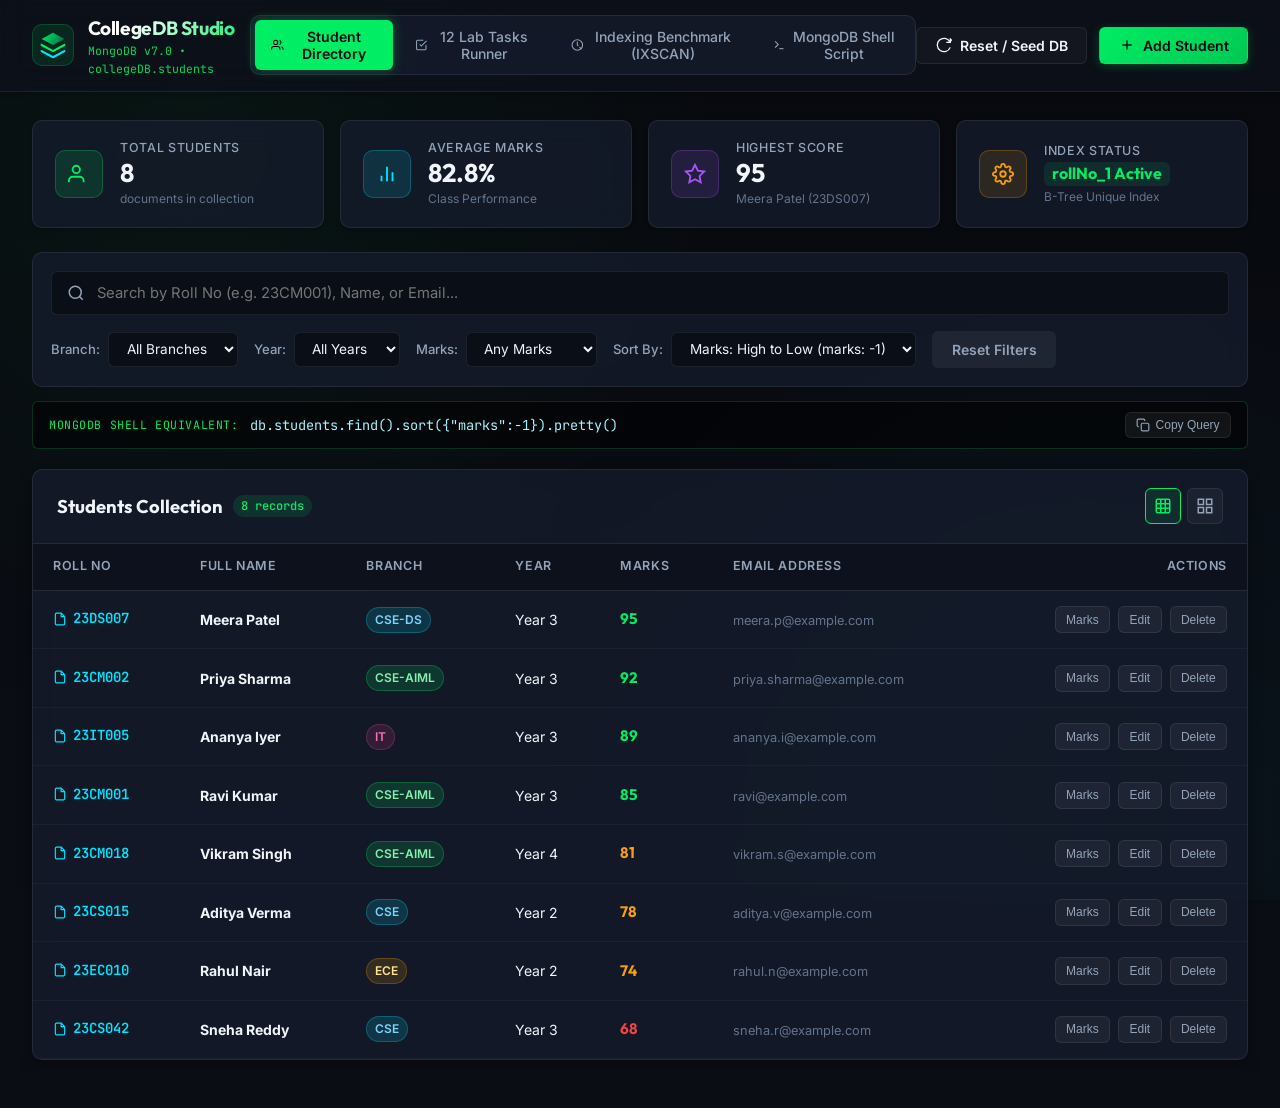
<file: Assignments/assignment/index.html>
<!DOCTYPE html>
<html lang="en">
<head>
  <meta charset="UTF-8">
  <meta name="viewport" content="width=device-width, initial-scale=1.0">
  <title>CollegeDB - Student Information & MongoDB Operations Studio</title>
  <meta name="description" content="Interactive MongoDB Student Management System demonstrating all 12 database operations, CRUD workflows, and Indexing performance benchmark.">
  <link rel="preconnect" href="https://fonts.googleapis.com">
  <link rel="preconnect" href="https://fonts.gstatic.com" crossorigin>
  <link href="https://fonts.googleapis.com/css2?family=Inter:wght@300;400;500;600;700&family=JetBrains+Mono:wght@400;500;600&family=Outfit:wght@500;600;700;800&display=swap" rel="stylesheet">
  <link rel="stylesheet" href="style.css">
</head>
<body>
  <!-- Top Navigation Bar -->
  <header class="navbar" id="main-header">
    <div class="nav-brand">
      <div class="brand-logo">
        <svg viewBox="0 0 32 32" width="28" height="28" fill="none">
          <path d="M16 2L3 9L16 16L29 9L16 2Z" fill="url(#brand-grad-1)"/>
          <path d="M3 16L16 23L29 16" stroke="#00ED64" stroke-width="2.5" stroke-linecap="round" stroke-linejoin="round"/>
          <path d="M3 23L16 30L29 23" stroke="#00E5FF" stroke-width="2.5" stroke-linecap="round" stroke-linejoin="round"/>
          <defs>
            <linearGradient id="brand-grad-1" x1="3" y1="2" x2="29" y2="16" gradientUnits="userSpaceOnUse">
              <stop stop-color="#00ED64"/>
              <stop offset="1" stop-color="#00684A"/>
            </linearGradient>
          </defs>
        </svg>
      </div>
      <div class="brand-text">
        <span class="brand-title">CollegeDB Studio</span>
        <span class="db-badge">MongoDB v7.0 • collegeDB.students</span>
      </div>
    </div>

    <!-- Navigation Tabs -->
    <nav class="nav-tabs" id="nav-tabs">
      <button class="nav-tab active" data-tab="directory" id="tab-btn-directory">
        <svg width="18" height="18" viewBox="0 0 24 24" fill="none" stroke="currentColor" stroke-width="2"><path d="M17 21v-2a4 4 0 0 0-4-4H5a4 4 0 0 0-4 4v2"/><circle cx="9" cy="7" r="4"/><path d="M23 21v-2a4 4 0 0 0-3-3.87"/><path d="M16 3.13a4 4 0 0 1 0 7.75"/></svg>
        Student Directory
      </button>
      <button class="nav-tab" data-tab="lab-tasks" id="tab-btn-tasks">
        <svg width="18" height="18" viewBox="0 0 24 24" fill="none" stroke="currentColor" stroke-width="2"><polyline points="9 11 12 14 22 4"/><path d="M21 12v7a2 2 0 0 1-2 2H5a2 2 0 0 1-2-2V5a2 2 0 0 1 2-2h11"/></svg>
        12 Lab Tasks Runner
      </button>
      <button class="nav-tab" data-tab="indexing-demo" id="tab-btn-indexing">
        <svg width="18" height="18" viewBox="0 0 24 24" fill="none" stroke="currentColor" stroke-width="2"><circle cx="12" cy="12" r="10"/><polyline points="12 6 12 12 14 14"/><path d="M16 16l4 4"/></svg>
        Indexing Benchmark (IXSCAN)
      </button>
      <button class="nav-tab" data-tab="raw-queries" id="tab-btn-queries">
        <svg width="18" height="18" viewBox="0 0 24 24" fill="none" stroke="currentColor" stroke-width="2"><polyline points="4 17 10 11 4 5"/><line x1="12" y1="19" x2="20" y2="19"/></svg>
        MongoDB Shell Script
      </button>
    </nav>

    <div class="nav-actions">
      <button class="btn btn-outline" id="btn-seed-data" title="Reload original student sample set">
        <svg width="16" height="16" viewBox="0 0 24 24" fill="none" stroke="currentColor" stroke-width="2"><path d="M21.5 2v6h-6M21.34 15.57a10 10 0 1 1-.57-8.38l5.67-5.67"/></svg>
        Reset / Seed DB
      </button>
      <button class="btn btn-primary" id="btn-open-add-modal">
        <svg width="16" height="16" viewBox="0 0 24 24" fill="none" stroke="currentColor" stroke-width="2"><line x1="12" y1="5" x2="12" y2="19"/><line x1="5" y1="12" x2="19" y2="12"/></svg>
        Add Student
      </button>
    </div>
  </header>

  <!-- Main Container -->
  <main class="main-content">
    <!-- Live Database Banner & Metrics -->
    <section class="metrics-grid" id="metrics-grid">
      <div class="metric-card">
        <div class="metric-icon green">
          <svg width="22" height="22" viewBox="0 0 24 24" fill="none" stroke="currentColor" stroke-width="2"><path d="M17 21v-2a4 4 0 0 0-4-4H5a4 4 0 0 0-4 4v2"/><circle cx="9" cy="7" r="4"/></svg>
        </div>
        <div class="metric-info">
          <span class="metric-label">Total Students</span>
          <span class="metric-value" id="stat-total-students">8</span>
          <span class="metric-sub">documents in collection</span>
        </div>
      </div>

      <div class="metric-card">
        <div class="metric-icon cyan">
          <svg width="22" height="22" viewBox="0 0 24 24" fill="none" stroke="currentColor" stroke-width="2"><path d="M18 20V10M12 20V4M6 20v-6"/></svg>
        </div>
        <div class="metric-info">
          <span class="metric-label">Average Marks</span>
          <span class="metric-value" id="stat-avg-marks">82.3%</span>
          <span class="metric-sub">Class Performance</span>
        </div>
      </div>

      <div class="metric-card">
        <div class="metric-icon purple">
          <svg width="22" height="22" viewBox="0 0 24 24" fill="none" stroke="currentColor" stroke-width="2"><polygon points="12 2 15.09 8.26 22 9.27 17 14.14 18.18 21.02 12 17.77 5.82 21.02 7 14.14 2 9.27 8.91 8.26 12 2"/></svg>
        </div>
        <div class="metric-info">
          <span class="metric-label">Highest Score</span>
          <span class="metric-value" id="stat-top-marks">95</span>
          <span class="metric-sub" id="stat-top-student">Meera Patel (23DS007)</span>
        </div>
      </div>

      <div class="metric-card">
        <div class="metric-icon amber">
          <svg width="22" height="22" viewBox="0 0 24 24" fill="none" stroke="currentColor" stroke-width="2"><circle cx="12" cy="12" r="3"/><path d="M19.4 15a1.65 1.65 0 0 0 .33 1.82l.06.06a2 2 0 0 1 0 2.83 2 2 0 0 1-2.83 0l-.06-.06a1.65 1.65 0 0 0-1.82-.33 1.65 1.65 0 0 0-1 1.51V21a2 2 0 0 1-2 2 2 2 0 0 1-2-2v-.09A1.65 1.65 0 0 0 9 19.4a1.65 1.65 0 0 0-1.82.33l-.06.06a2 2 0 0 1-2.83 0 2 2 0 0 1 0-2.83l.06-.06a1.65 1.65 0 0 0 .33-1.82 1.65 1.65 0 0 0-1.51-1H3a2 2 0 0 1-2-2 2 2 0 0 1 2-2h.09A1.65 1.65 0 0 0 4.6 9a1.65 1.65 0 0 0-.33-1.82l-.06-.06a2 2 0 0 1 0-2.83 2 2 0 0 1 2.83 0l.06.06a1.65 1.65 0 0 0 1.82.33H9a1.65 1.65 0 0 0 1-1.51V3a2 2 0 0 1 2-2 2 2 0 0 1 2 2v.09a1.65 1.65 0 0 0 1 1.51 1.65 1.65 0 0 0 1.82-.33l.06-.06a2 2 0 0 1 2.83 0 2 2 0 0 1 0 2.83l-.06.06a1.65 1.65 0 0 0-.33 1.82V9a1.65 1.65 0 0 0 1.51 1H21a2 2 0 0 1 2 2 2 2 0 0 1-2 2h-.09a1.65 1.65 0 0 0-1.51 1z"/></svg>
        </div>
        <div class="metric-info">
          <span class="metric-label">Index Status</span>
          <span class="metric-value status-badge" id="stat-index-badge">rollNo_1 Active</span>
          <span class="metric-sub" id="stat-index-details">B-Tree Unique Index</span>
        </div>
      </div>
    </section>

    <!-- TAB 1: Student Directory -->
    <div class="tab-pane active" id="pane-directory">
      <!-- Search & Filters Toolbar -->
      <div class="toolbar-card">
        <div class="search-input-group">
          <svg class="search-icon" width="18" height="18" viewBox="0 0 24 24" fill="none" stroke="currentColor" stroke-width="2"><circle cx="11" cy="11" r="8"/><line x1="21" y1="21" x2="16.65" y2="16.65"/></svg>
          <input type="text" id="filter-search-input" placeholder="Search by Roll No (e.g. 23CM001), Name, or Email..." autocomplete="off">
          <button class="clear-search-btn" id="btn-clear-search" title="Clear search">✕</button>
        </div>

        <div class="filter-controls">
          <div class="select-group">
            <label for="filter-branch-select">Branch:</label>
            <select id="filter-branch-select">
              <option value="ALL">All Branches</option>
              <option value="CSE-AIML">CSE-AIML</option>
              <option value="CSE">CSE</option>
              <option value="CSE-DS">CSE-DS</option>
              <option value="ECE">ECE</option>
              <option value="IT">IT</option>
            </select>
          </div>

          <div class="select-group">
            <label for="filter-year-select">Year:</label>
            <select id="filter-year-select">
              <option value="ALL">All Years</option>
              <option value="1">1st Year</option>
              <option value="2">2nd Year</option>
              <option value="3">3rd Year</option>
              <option value="4">4th Year</option>
            </select>
          </div>

          <div class="select-group">
            <label for="filter-marks-preset">Marks:</label>
            <select id="filter-marks-preset">
              <option value="ALL">Any Marks</option>
              <option value="gt75">&gt; 75 Marks</option>
              <option value="gte80">&gt;= 80 Marks</option>
              <option value="gte90">&gt;= 90 Marks</option>
            </select>
          </div>

          <div class="select-group">
            <label for="filter-sort-select">Sort By:</label>
            <select id="filter-sort-select">
              <option value="marks-desc">Marks: High to Low (marks: -1)</option>
              <option value="marks-asc">Marks: Low to High (marks: 1)</option>
              <option value="roll-asc">Roll No: Ascending</option>
              <option value="name-asc">Name: A to Z</option>
            </select>
          </div>

          <button class="btn btn-secondary" id="btn-reset-filters" title="Reset all search filters">
            Reset Filters
          </button>
        </div>
      </div>

      <!-- Active Query Indicator -->
      <div class="query-preview-banner" id="query-preview-banner">
        <div class="query-preview-left">
          <span class="terminal-tag">MongoDB Shell Equivalent:</span>
          <code class="query-code" id="current-query-code">db.students.find().pretty()</code>
        </div>
        <button class="copy-query-btn" id="btn-copy-live-query" title="Copy MongoDB command to clipboard">
          <svg width="14" height="14" viewBox="0 0 24 24" fill="none" stroke="currentColor" stroke-width="2"><rect x="9" y="9" width="13" height="13" rx="2" ry="2"/><path d="M5 15H4a2 2 0 0 1-2-2V4a2 2 0 0 1 2-2h9a2 2 0 0 1 2 2v1"/></svg>
          Copy Query
        </button>
      </div>

      <!-- Students Table View -->
      <div class="table-container">
        <div class="table-header-row">
          <h2 class="section-title">Students Collection <span class="badge" id="results-count-badge">8 records</span></h2>
          <div class="view-switch">
            <button class="btn-icon active" id="view-mode-table" title="Table View">
              <svg width="18" height="18" viewBox="0 0 24 24" fill="none" stroke="currentColor" stroke-width="2"><rect x="3" y="3" width="18" height="18" rx="2"/><path d="M3 9h18M3 15h18M9 3v18M15 3v18"/></svg>
            </button>
            <button class="btn-icon" id="view-mode-cards" title="Cards View">
              <svg width="18" height="18" viewBox="0 0 24 24" fill="none" stroke="currentColor" stroke-width="2"><rect x="3" y="3" width="7" height="7"/><rect x="14" y="3" width="7" height="7"/><rect x="14" y="14" width="7" height="7"/><rect x="3" y="14" width="7" height="7"/></svg>
            </button>
          </div>
        </div>

        <div id="students-table-wrapper">
          <table class="students-table" id="students-table">
            <thead>
              <tr>
                <th>Roll No</th>
                <th>Full Name</th>
                <th>Branch</th>
                <th>Year</th>
                <th>Marks</th>
                <th>Email Address</th>
                <th style="text-align: right;">Actions</th>
              </tr>
            </thead>
            <tbody id="students-tbody">
              <!-- Rendered via JavaScript -->
            </tbody>
          </table>
        </div>

        <!-- Cards View (Hidden by default) -->
        <div class="students-card-grid hidden" id="students-card-grid">
          <!-- Rendered via JavaScript -->
        </div>

        <!-- Empty State -->
        <div class="empty-state hidden" id="empty-state">
          <div class="empty-icon">🔍</div>
          <h3>No Student Records Found</h3>
          <p>No documents match your query filters. Try resetting the search or filter criteria.</p>
          <button class="btn btn-outline" id="btn-empty-reset">Clear Filters</button>
        </div>
      </div>
    </div>

    <!-- TAB 2: 12 Lab Tasks Quick-Runner -->
    <div class="tab-pane" id="pane-lab-tasks">
      <div class="tasks-container">
        <div class="tasks-sidebar">
          <div class="tasks-sidebar-header">
            <h3>Lab Requirements</h3>
            <p>Select any requirement to run its query live:</p>
          </div>
          <div class="task-list" id="task-list">
            <button class="task-item active" data-task="1">
              <span class="task-num">01</span>
              <span class="task-name">Insert Student Records</span>
            </button>
            <button class="task-item" data-task="2">
              <span class="task-num">02</span>
              <span class="task-name">Display All Students</span>
            </button>
            <button class="task-item" data-task="3">
              <span class="task-num">03</span>
              <span class="task-name">Filter by Branch (CSE-AIML)</span>
            </button>
            <button class="task-item" data-task="4">
              <span class="task-num">04</span>
              <span class="task-name">Marks &gt; 75 ($gt)</span>
            </button>
            <button class="task-item" data-task="5">
              <span class="task-num">05</span>
              <span class="task-name">Search Student by rollNo</span>
            </button>
            <button class="task-item" data-task="6">
              <span class="task-num">06</span>
              <span class="task-name">Condition: Year 3 & Marks &gt;= 80</span>
            </button>
            <button class="task-item" data-task="7">
              <span class="task-num">07</span>
              <span class="task-name">Update Student Marks</span>
            </button>
            <button class="task-item" data-task="8">
              <span class="task-num">08</span>
              <span class="task-name">Update Email & Branch</span>
            </button>
            <button class="task-item" data-task="9">
              <span class="task-num">09</span>
              <span class="task-name">Delete Student Record</span>
            </button>
            <button class="task-item" data-task="10">
              <span class="task-num">10</span>
              <span class="task-name">Sort Descending by Marks</span>
            </button>
            <button class="task-item" data-task="11">
              <span class="task-num">11</span>
              <span class="task-name">Create Index on rollNo</span>
            </button>
            <button class="task-item" data-task="12">
              <span class="task-num">12</span>
              <span class="task-name">Demonstrate Indexing Usefulness</span>
            </button>
          </div>
        </div>

        <div class="task-detail-pane">
          <div class="task-detail-header">
            <div>
              <span class="task-badge" id="task-detail-badge">Requirement 1</span>
              <h2 class="task-detail-title" id="task-detail-title">Insert Student Records into Collection</h2>
              <p class="task-detail-desc" id="task-detail-desc">Inserts document records into collegeDB.students matching the schema.</p>
            </div>
            <button class="btn btn-primary" id="btn-execute-task">
              <svg width="16" height="16" viewBox="0 0 24 24" fill="none" stroke="currentColor" stroke-width="2"><polygon points="5 3 19 12 5 21 5 3"/></svg>
              Execute Query
            </button>
          </div>

          <!-- Code Box -->
          <div class="code-box">
            <div class="code-box-header">
              <span class="code-lang">MongoDB Shell (mongosh)</span>
              <button class="copy-query-btn" id="btn-copy-task-code">Copy Command</button>
            </div>
            <pre><code id="task-code-display">// Loading...</code></pre>
          </div>

          <!-- Execution Result Output -->
          <div class="result-box">
            <div class="result-box-header">
              <span class="result-title">Query Execution Output</span>
              <span class="result-time" id="task-exec-time">Execution: 0.18 ms</span>
            </div>
            <div class="result-content" id="task-output-display">
              <!-- Rendered via JS -->
            </div>
          </div>
        </div>
      </div>
    </div>

    <!-- TAB 3: Indexing Visualizer & Performance Benchmark -->
    <div class="tab-pane" id="pane-indexing-demo">
      <div class="indexing-dashboard">
        <!-- Indexing Intro Banner -->
        <div class="index-hero">
          <div class="index-hero-text">
            <h2>Why Indexing is Essential in MongoDB</h2>
            <p>Without an index, MongoDB performs a <strong>Collection Scan (COLLSCAN)</strong>, reading every single document from disk. With an index on <code>rollNo</code>, MongoDB performs an <strong>Index Scan (IXSCAN)</strong> using a balanced B-Tree, jumping straight to the document in <strong>O(log N)</strong> time.</p>
          </div>
          <div class="index-toggle-card">
            <div class="index-toggle-info">
              <span class="label">Index on <code>rollNo</code>:</span>
              <span class="val" id="index-toggle-state">ENABLED (Unique)</span>
            </div>
            <button class="btn btn-outline" id="btn-toggle-index">Drop / Toggle Index</button>
          </div>
        </div>

        <!-- Benchmark Simulation Playground -->
        <div class="benchmark-studio">
          <div class="benchmark-controls">
            <div class="control-row">
              <div class="slider-control">
                <label for="dataset-size-slider">Simulate Dataset Size: <strong id="dataset-size-val">50,000</strong> students</label>
                <input type="range" id="dataset-size-slider" min="1000" max="200000" step="1000" value="50000">
              </div>
              <div class="search-target">
                <label for="benchmark-target-roll">Search Target rollNo:</label>
                <input type="text" id="benchmark-target-roll" value="23CM001">
              </div>
              <button class="btn btn-primary" id="btn-run-benchmark">
                <svg width="18" height="18" viewBox="0 0 24 24" fill="none" stroke="currentColor" stroke-width="2"><polygon points="5 3 19 12 5 21 5 3"/></svg>
                Run ExecutionStats Benchmark
              </button>
            </div>
          </div>

          <!-- Comparison Side-by-Side Cards -->
          <div class="benchmark-comparison-grid">
            <!-- COLLSCAN Card -->
            <div class="scan-card collscan">
              <div class="scan-card-header">
                <span class="stage-tag red">Stage: COLLSCAN</span>
                <h3>Without Index (Linear Scan)</h3>
              </div>
              <div class="scan-metric-row">
                <span class="lbl">Docs Examined:</span>
                <span class="val red" id="collscan-docs-examined">50,000 docs</span>
              </div>
              <div class="scan-metric-row">
                <span class="lbl">Keys Examined:</span>
                <span class="val red">0 keys</span>
              </div>
              <div class="scan-metric-row">
                <span class="lbl">Execution Time:</span>
                <span class="val red" id="collscan-time">38.40 ms</span>
              </div>
              <div class="scan-metric-row">
                <span class="lbl">Time Complexity:</span>
                <span class="val red">O(N)</span>
              </div>
              <div class="scan-metric-row">
                <span class="lbl">Disk I/O Cost:</span>
                <span class="val red">Reads All Blocks</span>
              </div>
              <div class="progress-bar-bg">
                <div class="progress-bar-fill red" id="bar-collscan" style="width: 100%;"></div>
              </div>
              <p class="scan-explanation">MongoDB sequentially checks every record from document #1 to document #50,000 until match is confirmed.</p>
            </div>

            <!-- IXSCAN Card -->
            <div class="scan-card ixscan">
              <div class="scan-card-header">
                <span class="stage-tag green">Stage: IXSCAN &rarr; FETCH</span>
                <h3>With Index on rollNo (B-Tree)</h3>
              </div>
              <div class="scan-metric-row">
                <span class="lbl">Docs Examined:</span>
                <span class="val green" id="ixscan-docs-examined">1 doc</span>
              </div>
              <div class="scan-metric-row">
                <span class="lbl">Keys Examined:</span>
                <span class="val green">1 key</span>
              </div>
              <div class="scan-metric-row">
                <span class="lbl">Execution Time:</span>
                <span class="val green" id="ixscan-time">0.05 ms (768x faster)</span>
              </div>
              <div class="scan-metric-row">
                <span class="lbl">Time Complexity:</span>
                <span class="val green">O(log N)</span>
              </div>
              <div class="scan-metric-row">
                <span class="lbl">Disk I/O Cost:</span>
                <span class="val green">Target Block Only</span>
              </div>
              <div class="progress-bar-bg">
                <div class="progress-bar-fill green" id="bar-ixscan" style="width: 0.3%;"></div>
              </div>
              <p class="scan-explanation">MongoDB traverses the <code>rollNo</code> B-Tree in ~15 pointer hops, directly fetching the exact document.</p>
            </div>
          </div>

          <!-- B-Tree Visualizer Diagram -->
          <div class="btree-visualizer">
            <h3 class="visualizer-title">B-Tree Index Data Structure Visualization (rollNo)</h3>
            <div class="btree-diagram">
              <div class="btree-level root">
                <div class="btree-node">
                  <span class="key-item">23CM001</span>
                  <span class="divider">|</span>
                  <span class="key-item">23CS015</span>
                  <span class="divider">|</span>
                  <span class="key-item">23EC010</span>
                </div>
              </div>
              <div class="tree-connectors">
                <div class="branch-line"></div>
                <div class="branch-line"></div>
                <div class="branch-line"></div>
              </div>
              <div class="btree-level leaves">
                <div class="btree-leaf active-match">
                  <span class="leaf-key">23CM001</span>
                  <span class="ptr">&rarr; Document #1</span>
                </div>
                <div class="btree-leaf">
                  <span class="leaf-key">23CM002</span>
                  <span class="ptr">&rarr; Document #2</span>
                </div>
                <div class="btree-leaf">
                  <span class="leaf-key">23CS015</span>
                  <span class="ptr">&rarr; Document #3</span>
                </div>
                <div class="btree-leaf">
                  <span class="leaf-key">23DS007</span>
                  <span class="ptr">&rarr; Document #8</span>
                </div>
              </div>
            </div>
          </div>
        </div>
      </div>
    </div>

    <!-- TAB 4: Raw MongoDB Shell Code Script -->
    <div class="tab-pane" id="pane-raw-queries">
      <div class="queries-viewer-card">
        <div class="queries-viewer-header">
          <div>
            <h2>collegeDB.mongodb.js</h2>
            <p>Official MongoDB Shell script with all 12 operations ready to run in <code>mongosh</code> or MongoDB Compass.</p>
          </div>
          <div class="viewer-actions">
            <button class="btn btn-outline" id="btn-copy-all-script">
              <svg width="16" height="16" viewBox="0 0 24 24" fill="none" stroke="currentColor" stroke-width="2"><rect x="9" y="9" width="13" height="13" rx="2" ry="2"/><path d="M5 15H4a2 2 0 0 1-2-2V4a2 2 0 0 1 2-2h9a2 2 0 0 1 2 2v1"/></svg>
              Copy Full Script
            </button>
            <button class="btn btn-primary" id="btn-download-script">
              <svg width="16" height="16" viewBox="0 0 24 24" fill="none" stroke="currentColor" stroke-width="2"><path d="M21 15v4a2 2 0 0 1-2 2H5a2 2 0 0 1-2-2v-4"/><polyline points="7 10 12 15 17 10"/><line x1="12" y1="15" x2="12" y2="3"/></svg>
              Download .js File
            </button>
          </div>
        </div>

        <div class="code-editor-mock">
          <pre><code class="language-javascript" id="full-script-content">
// Loading MongoDB script...
          </code></pre>
        </div>
      </div>
    </div>
  </main>

  <!-- MODAL: Add / Edit Student -->
  <div class="modal-backdrop hidden" id="student-modal">
    <div class="modal-card">
      <div class="modal-header">
        <h3 id="modal-title">Add New Student Document</h3>
        <button class="modal-close-btn" id="btn-close-modal">&times;</button>
      </div>
      <form id="student-form">
        <div class="form-grid">
          <div class="form-group">
            <label for="form-rollNo">Roll Number *</label>
            <input type="text" id="form-rollNo" placeholder="e.g. 23CM001" required>
            <span class="field-hint">Must be unique (Indexed field)</span>
          </div>

          <div class="form-group">
            <label for="form-name">Full Name *</label>
            <input type="text" id="form-name" placeholder="e.g. Ravi Kumar" required>
          </div>

          <div class="form-group">
            <label for="form-branch">Branch *</label>
            <input type="text" id="form-branch" placeholder="e.g. CSE-AIML, CSE, ECE" required>
          </div>

          <div class="form-group">
            <label for="form-year">Academic Year *</label>
            <select id="form-year" required>
              <option value="1">1st Year</option>
              <option value="2">2nd Year</option>
              <option value="3" selected>3rd Year</option>
              <option value="4">4th Year</option>
            </select>
          </div>

          <div class="form-group">
            <label for="form-marks">Marks (0 - 100) *</label>
            <input type="number" id="form-marks" min="0" max="100" placeholder="e.g. 85" required>
          </div>

          <div class="form-group">
            <label for="form-email">Email Address *</label>
            <input type="email" id="form-email" placeholder="e.g. ravi@example.com" required>
          </div>
        </div>

        <div class="modal-actions">
          <button type="button" class="btn btn-outline" id="btn-cancel-modal">Cancel</button>
          <button type="submit" class="btn btn-primary" id="btn-save-student">Save Document</button>
        </div>
      </form>
    </div>
  </div>

  <!-- MODAL: Update Student Marks -->
  <div class="modal-backdrop hidden" id="update-marks-modal">
    <div class="modal-card">
      <div class="modal-header">
        <h3>Update Student Marks</h3>
        <button class="modal-close-btn" id="btn-close-marks-modal">&times;</button>
      </div>
      <form id="update-marks-form">
        <p class="modal-info">Updating marks for roll number: <strong id="update-marks-roll-display"></strong></p>
        <div class="form-group">
          <label for="update-marks-input">New Marks (0 - 100) *</label>
          <input type="number" id="update-marks-input" min="0" max="100" required>
        </div>
        <div class="modal-actions">
          <button type="button" class="btn btn-outline" id="btn-cancel-marks-modal">Cancel</button>
          <button type="submit" class="btn btn-primary">Execute updateOne()</button>
        </div>
      </form>
    </div>
  </div>

  <!-- MODAL: Update Fields (Email & Branch) -->
  <div class="modal-backdrop hidden" id="update-fields-modal">
    <div class="modal-card">
      <div class="modal-header">
        <h3>Update Email & Branch</h3>
        <button class="modal-close-btn" id="btn-close-fields-modal">&times;</button>
      </div>
      <form id="update-fields-form">
        <p class="modal-info">Updating fields for: <strong id="update-fields-roll-display"></strong></p>
        <div class="form-group">
          <label for="update-branch-input">Branch *</label>
          <input type="text" id="update-branch-input" required>
        </div>
        <div class="form-group">
          <label for="update-email-input">Email *</label>
          <input type="email" id="update-email-input" required>
        </div>
        <div class="modal-actions">
          <button type="button" class="btn btn-outline" id="btn-cancel-fields-modal">Cancel</button>
          <button type="submit" class="btn btn-primary">Execute updateOne()</button>
        </div>
      </form>
    </div>
  </div>

  <!-- Toast Notification Container -->
  <div class="toast-container" id="toast-container"></div>

  <script src="app.js"></script>
</body>
</html>
</file>
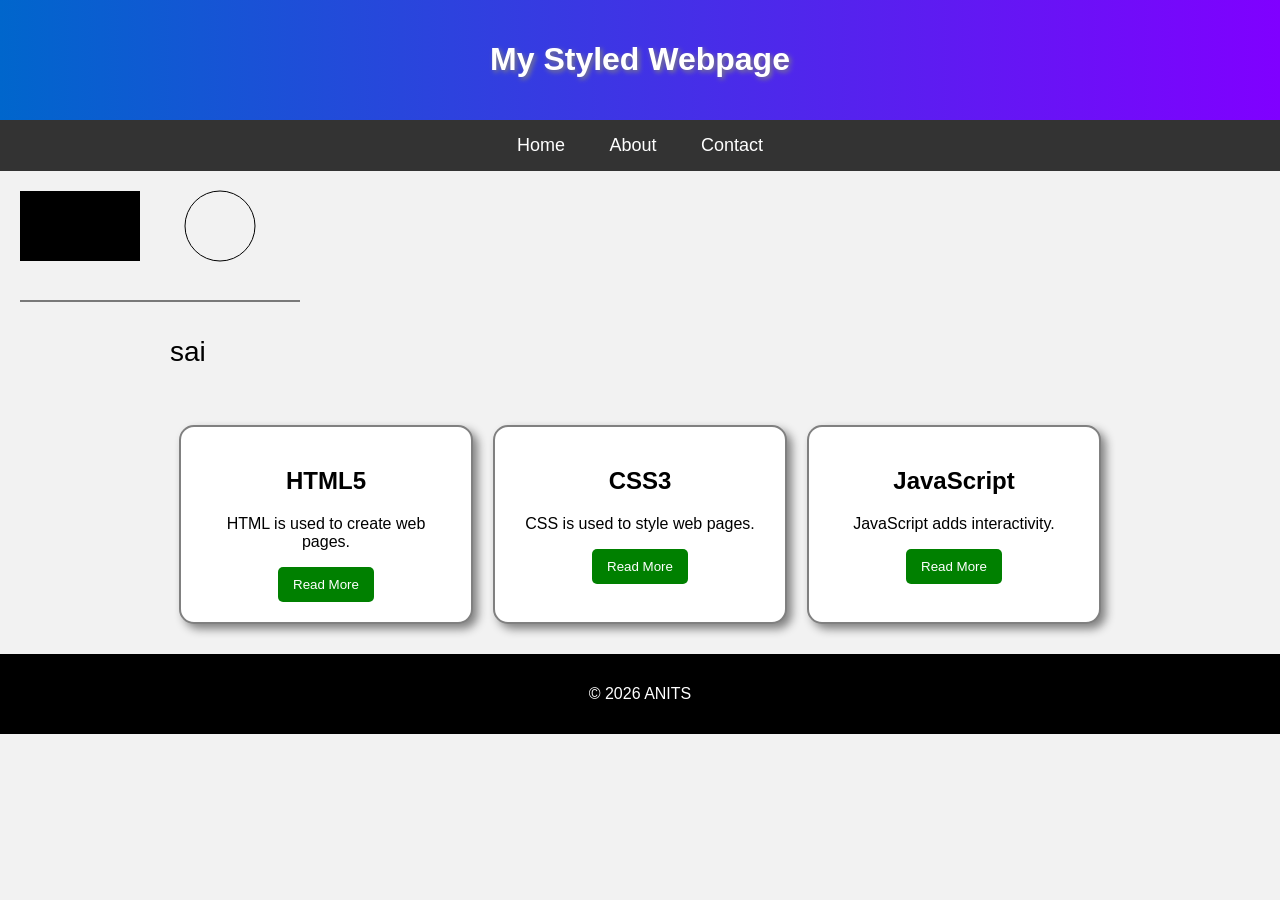
<file: observation/task2/index.html>
<!DOCTYPE html>
<html>
<head>
<title>My Styled Webpage</title>
<link rel="stylesheet" href="style.css">
</head>

<body>

<header>
<h1>My Styled Webpage</h1>
</header>

<nav>
<a href="#">Home</a>
<a href="#">About</a>
<a href="#">Contact</a>
</nav>

<canvas id="myCanvas" width="500" height="220"></canvas>

<section class="container">

<div class="card">
<h2>HTML5</h2>
<p>HTML is used to create web pages.</p>
<button>Read More</button>
</div>

<div class="card">
<h2>CSS3</h2>
<p>CSS is used to style web pages.</p>
<button>Read More</button>
</div>

<div class="card">
<h2>JavaScript</h2>
<p>JavaScript adds interactivity.</p>
<button>Read More</button>
</div>

</section>

<footer>
<p>© 2026 ANITS</p>
</footer>

<script>

let canvas=document.getElementById("myCanvas");
let ctx=canvas.getContext("2d");

ctx.fillRect(20,20,120,70);

ctx.beginPath();
ctx.arc(220,55,35,0,2*Math.PI);
ctx.stroke();

ctx.beginPath();
ctx.moveTo(20,130);
ctx.lineTo(300,130);
ctx.stroke();

ctx.font="28px Arial";
ctx.fillText("sai",170,190);

</script>

</body>
</html>
</file>
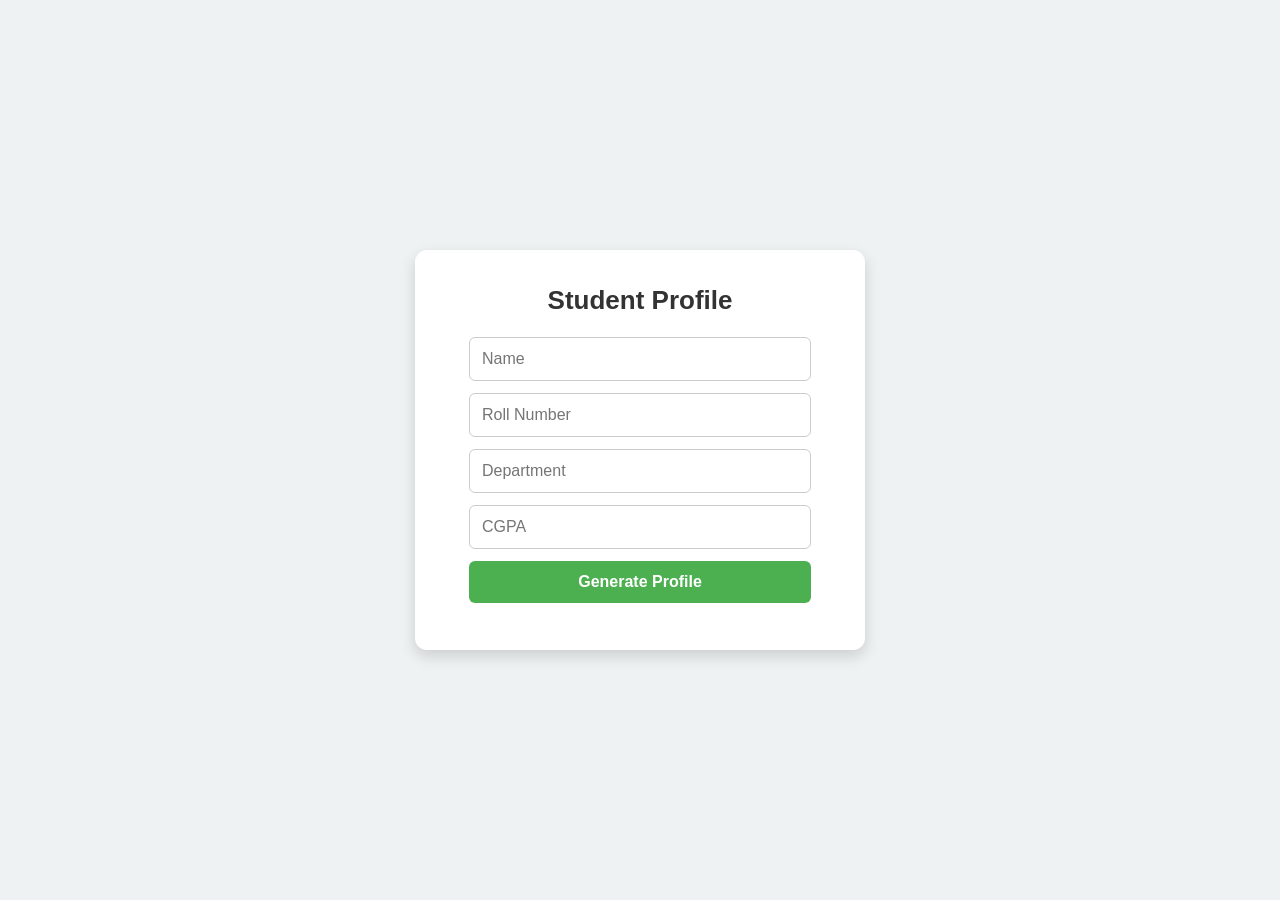
<file: observation/task3/index.html>
<!DOCTYPE html>
<html lang="en">
<head>
  <meta charset="UTF-8">
  <title>Student Profile Generator</title>
  <style>
    /* Center everything on the screen */
    body {
      font-family: Arial, sans-serif;
      background: #eef2f3;
      display: flex;
      justify-content: center;
      align-items: center;
      min-height: 100vh;
      margin: 0;
    }

    /* Form Box - Enlarged */
    .form-box {
      background: #ffffff;
      padding: 35px;
      border-radius: 12px;
      box-shadow: 0 6px 15px rgba(0,0,0,0.15);
      text-align: center;
      width: 380px;
    }

    h2 {
      margin-top: 0;
      font-size: 26px;
      color: #333;
    }

    input, button {
      display: block;
      margin: 12px auto;
      padding: 12px;
      width: 90%;
      font-size: 16px;
      border-radius: 6px;
      border: 1px solid #ccc;
      box-sizing: border-box;
    }

    button {
      background: #4CAF50;
      color: white;
      border: none;
      font-weight: bold;
      cursor: pointer;
    }

    /* Generated Profile Card - Enlarged & Colorful */
    .card {
      background: #2c3e50;
      color: white;
      padding: 25px;
      margin-top: 20px;
      border-radius: 10px;
      box-shadow: 0 5px 12px rgba(0,0,0,0.2);
    }

    .card h3 { 
      margin-top: 0; 
      border-bottom: 2px solid #4CAF50; 
      padding-bottom: 8px; 
      font-size: 22px;
      color: #4CAF50;
    }

    /* CSS Grid forces perfect left and right alignment */
    .profile-info {
      display: grid;
      grid-template-columns: 110px auto;
      row-gap: 10px;
      text-align: left;
      font-size: 17px;
      font-weight: 500;
    }
  </style>
</head>
<body>

  <div class="form-box">
    <h2>Student Profile</h2>
    <input type="text" id="name" placeholder="Name">
    <input type="text" id="roll" placeholder="Roll Number">
    <input type="text" id="dept" placeholder="Department">
    <input type="number" step="0.01" id="cgpa" placeholder="CGPA">
    <button id="btn">Generate Profile</button>
    <div id="container"></div>
  </div>

  <script>
    // 1. JavaScript Class
    class Student {
      constructor(name, rollNo, department, cgpa) {
        this.name = name;
        this.rollNo = rollNo;
        this.department = department;
        this.cgpa = cgpa;
      }
    }

    // 2. Event Handling & DOM Manipulation
    document.getElementById('btn').onclick = function() {
      // Create Student Object
      const s = new Student(
        document.getElementById('name').value,
        document.getElementById('roll').value,
        document.getElementById('dept').value,
        document.getElementById('cgpa').value
      );

      // Select container and clear previous content
      const container = document.getElementById('container');
      container.innerHTML = ''; 

      // Dynamic Element Creation
      const card = document.createElement('div');
      card.className = 'card';

      const title = document.createElement('h3');
      title.innerText = 'Student Profile';

      // Grid container for aligned details
      const infoDiv = document.createElement('div');
      infoDiv.className = 'profile-info';
      
      infoDiv.innerHTML = `
        <span>Name</span><span>: ${s.name}</span>
        <span>Roll No</span><span>: ${s.rollNo}</span>
        <span>Department</span><span>: ${s.department}</span>
        <span>CGPA</span><span>: ${s.cgpa}</span>
      `;

      // Append elements to DOM
      card.appendChild(title);
      card.appendChild(infoDiv);
      container.appendChild(card);
    };
  </script>

</body>
</html>
</file>
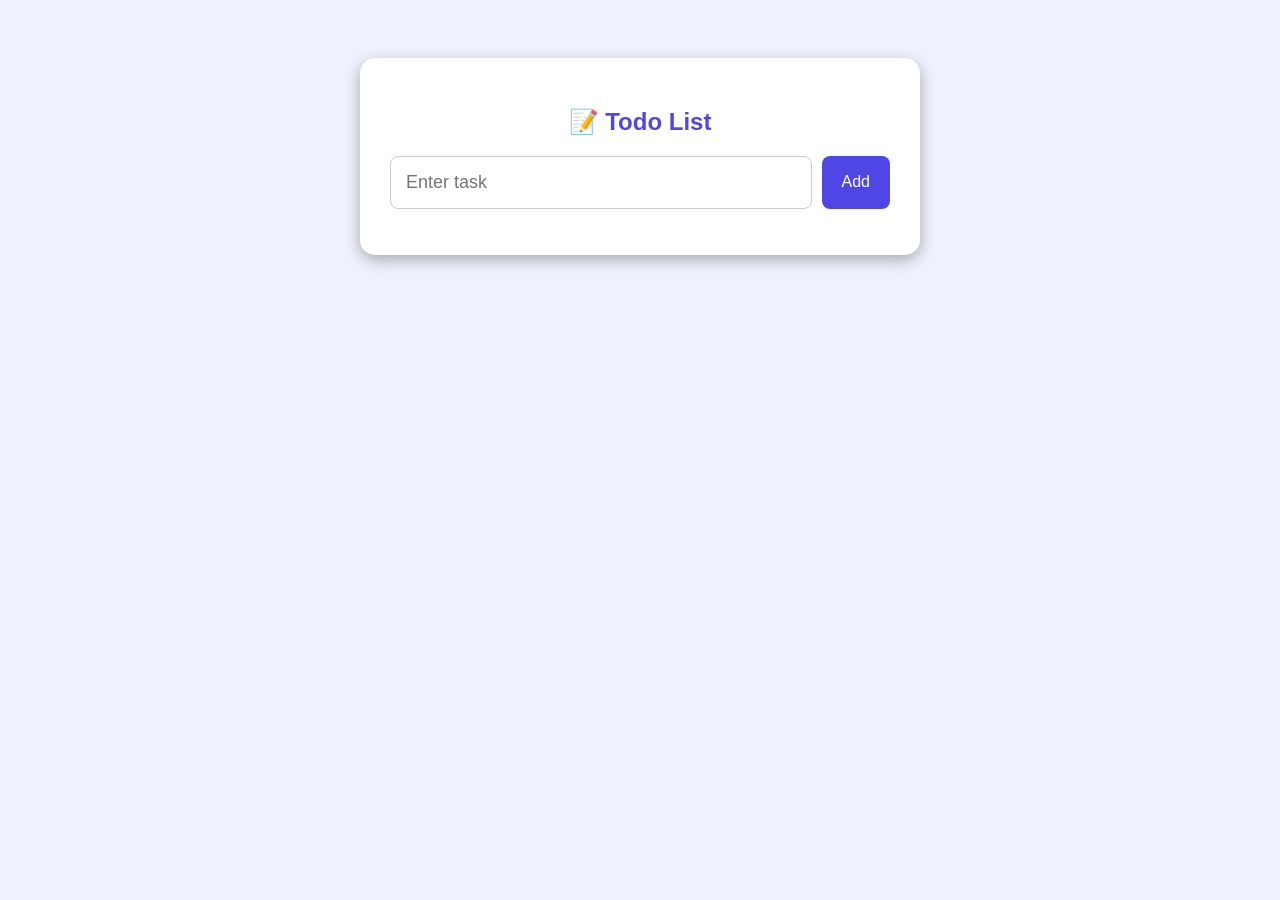
<file: observation/task4/index.html>
<!DOCTYPE html>
<html>
<head>
<title>Todo List</title>
<style>
body{font-family:Arial;background:#eef2ff;display:flex;justify-content:center;padding:50px}
.box{background:white;padding:30px;width:500px;border-radius:15px;box-shadow:0 5px 15px #aaa}
h2{text-align:center;color:#4f46e5;font: size 28px;px}
.row{display:flex;gap:10px}
input{flex:1;padding:15px;font-size:18px;border:1px solid #ccc;border-radius:8px}
button{background:#4f46e5;color:white;border:0;padding:15px 20px;font-size:16px;border-radius:8px;cursor:pointer}
ul{padding:0;list-style:none}
li{background:#f1f5f9;margin:10px 0;padding:15px;font-size:18px;border-radius:8px;
display:flex;justify-content:space-between;align-items:center}
.done{text-decoration:line-through;color:#888}
.del{background:#ef4444;padding:8px 12px;font-size:14px}
</style>
</head>

<body>
<div class="box">
<h2>📝 Todo List</h2>

<div class="row">
<input id="task" placeholder="Enter task">
<button onclick="addTask()">Add</button>
</div>

<ul id="list"></ul>
</div>

<script>
function addTask(){
 let input=document.getElementById("task");
 let value=input.value.trim();
 if(!value)return;

 let li=document.createElement("li");
 li.innerHTML=`<span onclick="this.classList.toggle('done')">${value}</span>
 <button class="del" onclick="this.parentElement.remove()">Delete</button>`;

 document.getElementById("list").appendChild(li);
 input.value="";
}
</script>
</body>
</html>
</file>
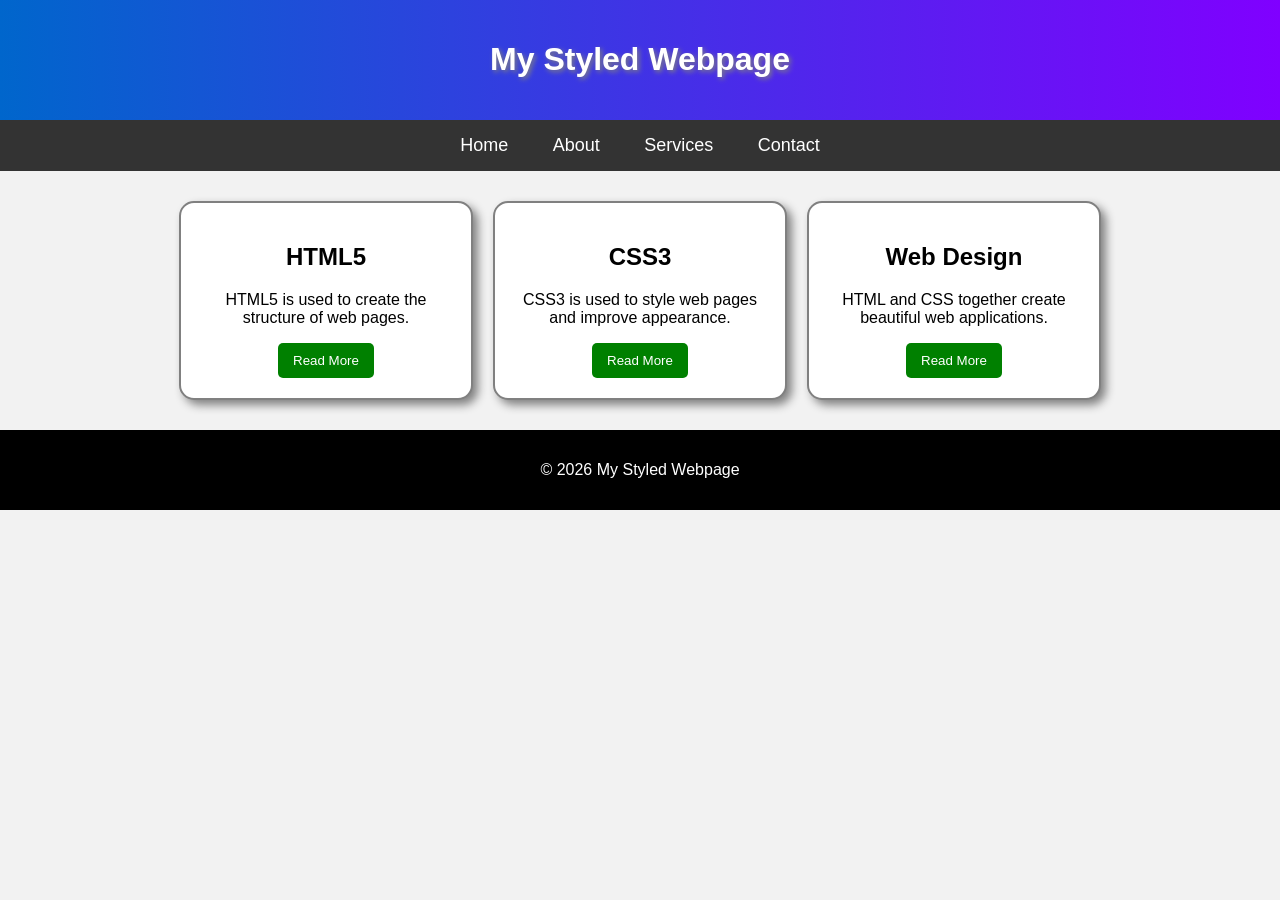
<file: Practice/experiment2/index.html>
<!DOCTYPE html>
<html lang="en">
<head>
    <meta charset="UTF-8">
    <meta name="viewport" content="width=device-width, initial-scale=1.0">
    <title>My Styled Webpage</title>
    <link rel="stylesheet" href="style.css"> 
</head>
<body>

<header>
    <h1>My Styled Webpage</h1>
</header>

<nav>
    <a href="#">Home</a>
    <a href="#">About</a>
    <a href="#">Services</a>
    <a href="#">Contact</a>
</nav>

<section class="container">

    <div class="card">
        <h2>HTML5</h2>
        <p>HTML5 is used to create the structure of web pages.</p>
        <button>Read More</button>
    </div>

    <div class="card">
        <h2>CSS3</h2>
        <p>CSS3 is used to style web pages and improve appearance.</p>
        <button>Read More</button>
    </div>

    <div class="card">
        <h2>Web Design</h2>
        <p>HTML and CSS together create beautiful web applications.</p>
        <button>Read More</button>
    </div>

</section>

<footer>
    <p>© 2026 My Styled Webpage</p>
</footer>

</body>
</html>
</file>
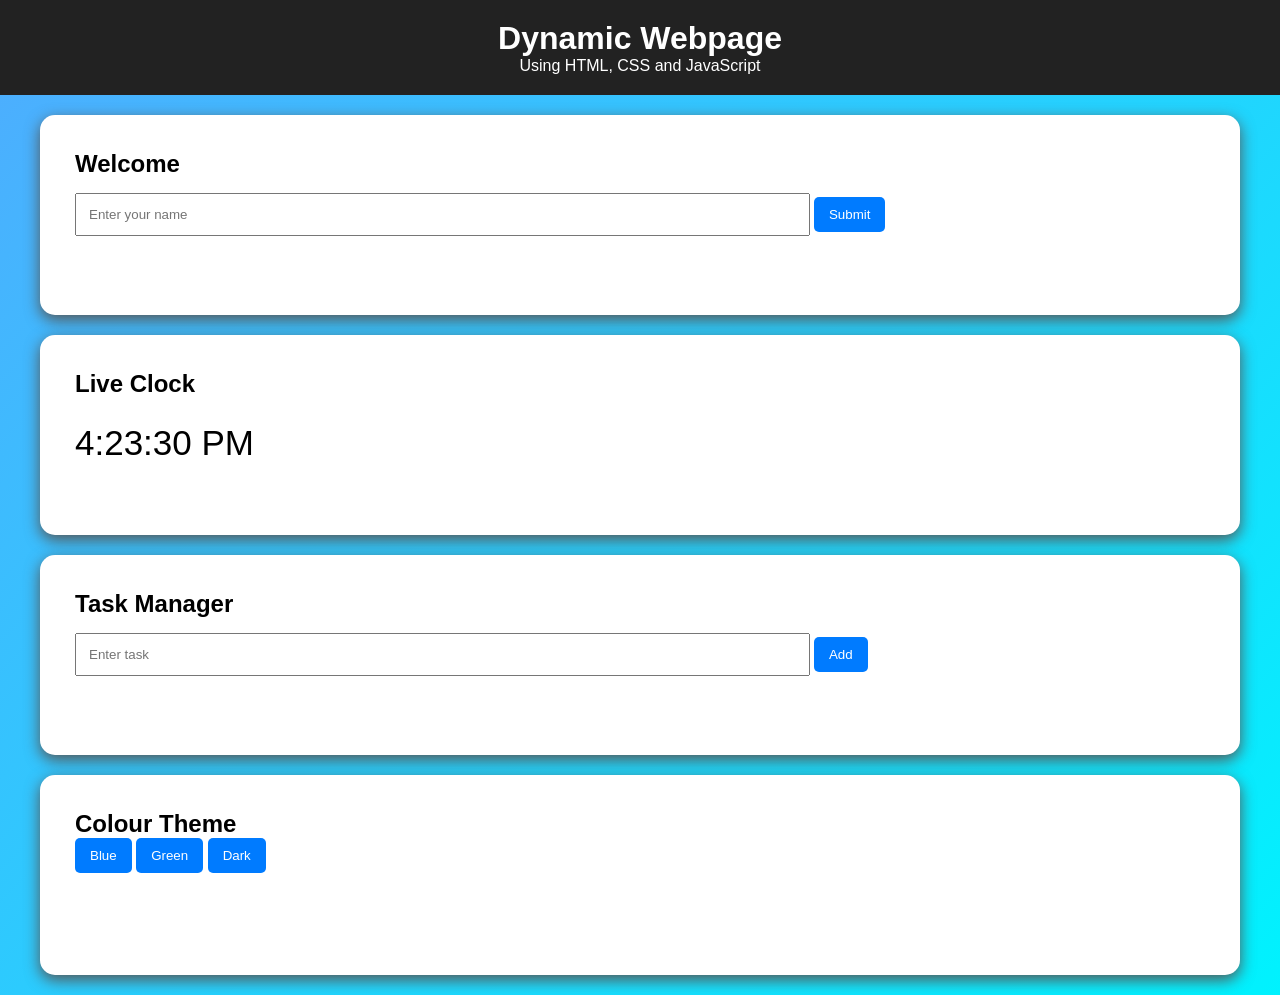
<file: Practice/experiment4/index.html>
<!DOCTYPE html>
<html>
<head>
<title>Dynamic Webpage</title>
<style>
*{margin:0;padding:0;box-sizing:border-box}
body{
 font-family:Arial;
 background:linear-gradient(135deg,#4facfe,#00f2fe);
 min-height:100vh;
}
header{
 background:#222;color:white;text-align:center;padding:20px;
}
.container{
 width:95%;max-width:1200px;margin:20px auto;
}
.card{
 background:white;padding:35px;min-height:200px;
 margin-bottom:20px;border-radius:15px;
 box-shadow:0 5px 15px #555;
}
input{
 padding:12px;width:65%;margin:15px 0;
}
button{
 padding:10px 15px;border:0;border-radius:5px;
 background:#007bff;color:white;cursor:pointer;
}
button:hover{background:#0056b3}
#clock{font-size:35px;margin-top:25px}
li{margin:8px;padding:8px;background:#eee}
</style>
</head>

<body>

<header>
<h1>Dynamic Webpage</h1>
<p>Using HTML, CSS and JavaScript</p>
</header>

<div class="container">

<div class="card">
<h2>Welcome</h2>
<input id="name" placeholder="Enter your name">
<button onclick="welcome()">Submit</button>
<p id="msg"></p>
</div>

<div class="card">
<h2>Live Clock</h2>
<p id="clock"></p>
</div>

<div class="card">
<h2>Task Manager</h2>
<input id="task" placeholder="Enter task">
<button onclick="addTask()">Add</button>
<ul id="list"></ul>
</div>

<div class="card">
<h2>Colour Theme</h2>
<button onclick="blue()">Blue</button>
<button onclick="green()">Green</button>
<button onclick="dark()">Dark</button>
</div>

</div>

<script>
function welcome(){
 let n=document.getElementById("name").value;
 document.getElementById("msg").innerHTML="Welcome "+n;
}

function clock(){
 document.getElementById("clock").innerHTML=
 new Date().toLocaleTimeString();
}
setInterval(clock,1000);clock();

function addTask(){
 let t=document.getElementById("task").value;
 if(t!=""){
  let li=document.createElement("li");
  li.innerHTML=t;
  document.getElementById("list").appendChild(li);
 }
}

function blue(){
 document.body.style.background=
 "linear-gradient(135deg,#4facfe,#00f2fe)";
}
function green(){
 document.body.style.background=
 "linear-gradient(135deg,#43e97b,#38f9d7)";
}
function dark(){
 document.body.style.background=
 "linear-gradient(135deg,#232526,#414345)";
}
</script>

</body>
</html>
</file>
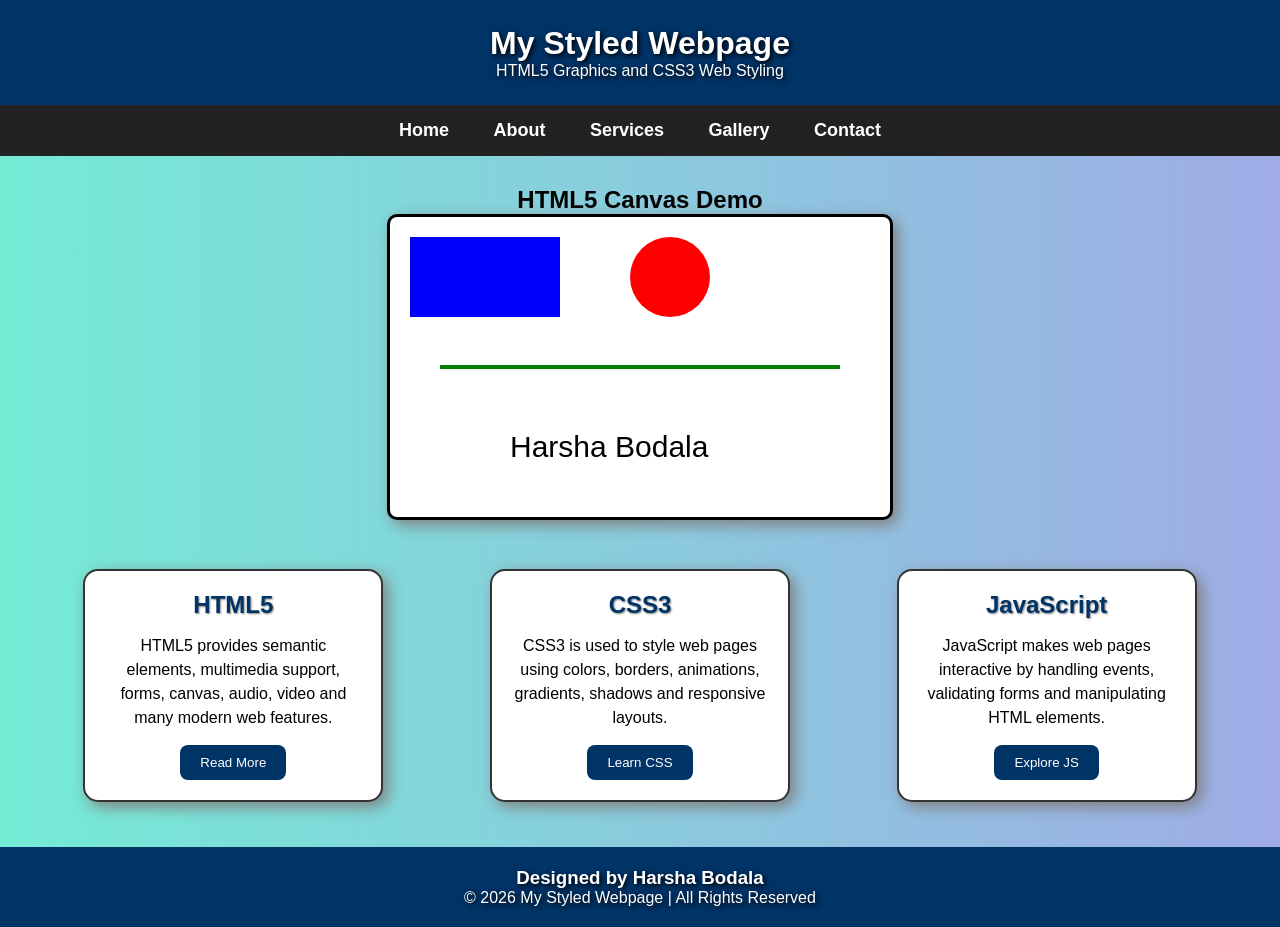
<file: Assignments/task2.html>
<!DOCTYPE html>
<html lang="en">

<head>

    <meta charset="UTF-8">

    <meta name="viewport" content="width=device-width, initial-scale=1.0">

    <title>My Styled Webpage</title>

    <style>

        *{
            margin:0;
            padding:0;
            box-sizing:border-box;
        }

        body{

            font-family:Arial, sans-serif;

            background:linear-gradient(to right,#74ebd5,#9face6);

        }

        header{

            background:#003366;

            color:white;

            text-align:center;

            padding:25px;

            text-shadow:2px 2px 5px black;

        }

        nav{

            background:#222;

            padding:15px;

            text-align:center;

        }

        nav a{

            color:white;

            text-decoration:none;

            margin:20px;

            font-size:18px;

            font-weight:bold;

            transition:0.3s;

        }

        nav a:hover{

            color:yellow;

            text-decoration:underline;

        }

        .canvas-section{

            text-align:center;

            margin:30px;

        }

        canvas{

            border:3px solid black;

            background:white;

            border-radius:10px;

            box-shadow:5px 5px 15px gray;

        }

        .container{

            display:flex;

            justify-content:space-around;

            flex-wrap:wrap;

            margin:30px;

        }

        .card{

            width:300px;

            background:white;

            padding:20px;

            margin:15px;

            border:2px solid #333;

            border-radius:15px;

            box-shadow:5px 5px 15px gray;

            text-align:center;

        }

        .card h2{

            color:#003366;

            margin-bottom:15px;

            text-shadow:1px 1px 2px gray;

        }

        .card p{

            font-size:16px;

            line-height:1.5;

        }

        button{

            margin-top:15px;

            padding:10px 20px;

            background:#003366;

            color:white;

            border:none;

            border-radius:8px;

            cursor:pointer;

            transition:0.3s;

        }

        button:hover{

            background:green;

            transform:scale(1.1);

        }

        footer{

            background:#003366;

            color:white;

            text-align:center;

            padding:20px;

            margin-top:30px;

            text-shadow:2px 2px 5px black;

        }

    </style>

</head>

<body>

<header>

<h1>My Styled Webpage</h1>

<p>HTML5 Graphics and CSS3 Web Styling</p>

</header>

<nav>

<a href="#">Home</a>

<a href="#">About</a>

<a href="#">Services</a>

<a href="#">Gallery</a>

<a href="#">Contact</a>

</nav>

<section class="canvas-section">

<h2>HTML5 Canvas Demo</h2>

<canvas id="myCanvas" width="500" height="300"></canvas>

</section>

<section class="container">

<div class="card">

<h2>HTML5</h2>

<p>

HTML5 provides semantic elements, multimedia support, forms,
canvas, audio, video and many modern web features.

</p>

<button>Read More</button>

</div>

<div class="card">

<h2>CSS3</h2>

<p>

CSS3 is used to style web pages using colors, borders,
animations, gradients, shadows and responsive layouts.

</p>

<button>Learn CSS</button>

</div>

<div class="card">

<h2>JavaScript</h2>

<p>

JavaScript makes web pages interactive by handling events,
validating forms and manipulating HTML elements.

</p>

<button>Explore JS</button>

</div>

</section>

<footer>

<h3>Designed by Harsha Bodala</h3>

<p>&copy; 2026 My Styled Webpage | All Rights Reserved</p>

</footer>

<script>

var canvas=document.getElementById("myCanvas");

var ctx=canvas.getContext("2d");


// Rectangle

ctx.fillStyle="blue";

ctx.fillRect(20,20,150,80);


// Circle

ctx.beginPath();

ctx.arc(280,60,40,0,2*Math.PI);

ctx.fillStyle="red";

ctx.fill();


// Line

ctx.beginPath();

ctx.moveTo(50,150);

ctx.lineTo(450,150);

ctx.strokeStyle="green";

ctx.lineWidth=4;

ctx.stroke();


// Text

ctx.font="30px Arial";

ctx.fillStyle="black";

ctx.fillText("Harsha Bodala",120,240);

</script>

</body>

</html>
</file>
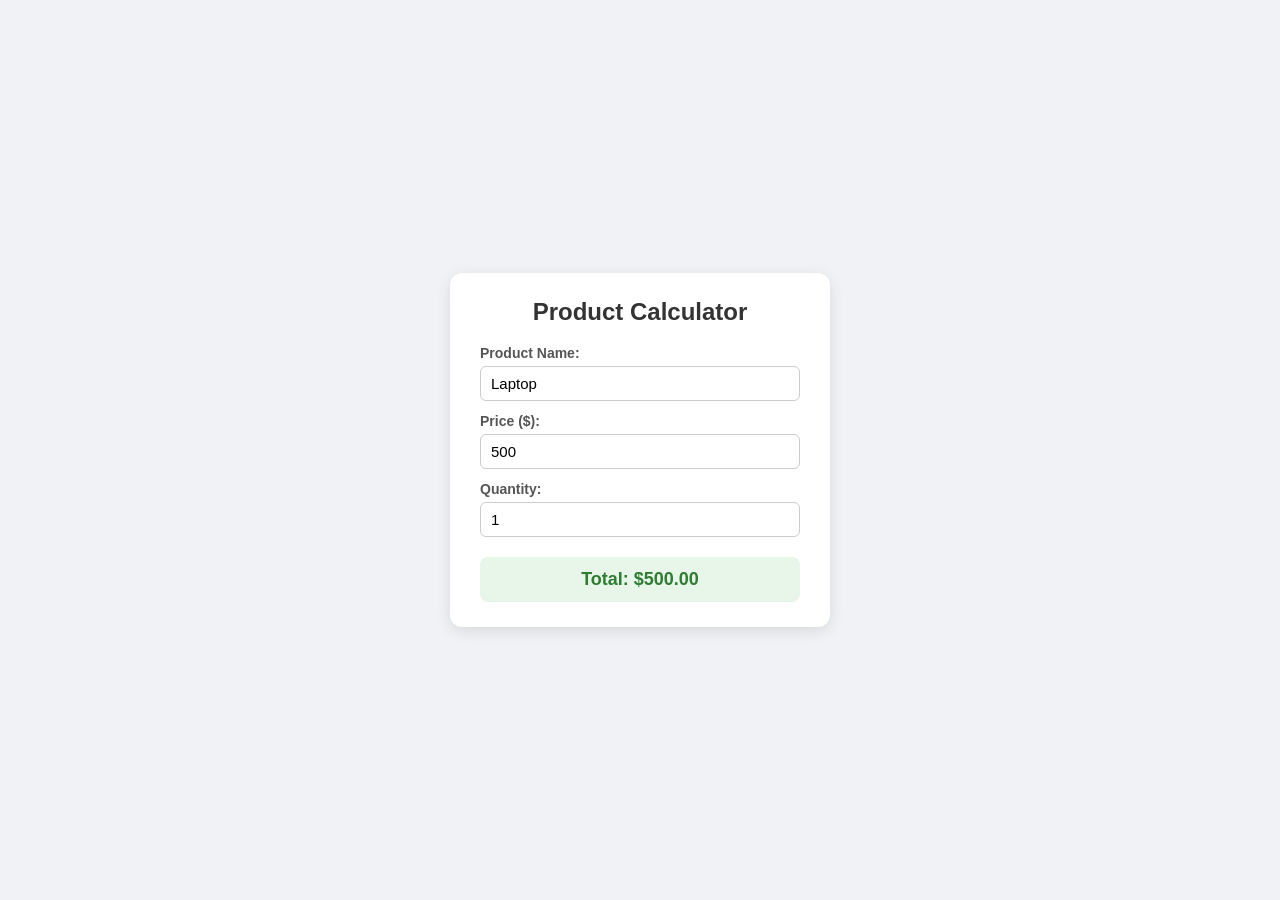
<file: observation/task5/q1_calculator.html>
<!DOCTYPE html>
<html lang="en">
<head>
  <meta charset="UTF-8">
  <title>Product Calculator</title>
  <style>
    body { font-family: Arial, sans-serif; display: flex; justify-content: center; align-items: center; min-height: 100vh; background: #f0f2f5; margin: 0; }
    .card { background: white; padding: 25px 30px; border-radius: 12px; box-shadow: 0 4px 15px rgba(0,0,0,0.1); width: 320px; }
    h2 { text-align: center; margin-top: 0; color: #333; }
    label { font-weight: bold; font-size: 14px; color: #555; display: block; margin-top: 12px; }
    input { width: 100%; padding: 8px 10px; margin-top: 5px; box-sizing: border-box; border: 1px solid #ccc; border-radius: 6px; font-size: 15px; }
    .total-box { margin-top: 20px; padding: 12px; background: #e8f5e9; border-radius: 8px; text-align: center; font-size: 18px; font-weight: bold; color: #2e7d32; }
  </style>
</head>
<body>

  <div class="card">
    <h2>Product Calculator</h2>

    <label for="product">Product Name:</label>
    <input type="text" id="product" value="Laptop">

    <label for="price">Price ($):</label>
    <input type="number" id="price" value="500" min="0">

    <label for="qty">Quantity:</label>
    <input type="number" id="qty" value="1" min="1">

    <div class="total-box">
      Total: $<span id="total">500.00</span>
    </div>
  </div>

  <script>
    // 1. Get elements from HTML
    const priceInput = document.getElementById('price');
    const qtyInput = document.getElementById('qty');
    const totalDisplay = document.getElementById('total');

    // 2. Function to calculate total price
    function calculateTotal() {
      const price = parseFloat(priceInput.value) || 0;
      const qty = parseInt(qtyInput.value) || 0;
      const total = price * qty;
      totalDisplay.textContent = total.toFixed(2);
    }

    // 3. Attach dynamic event listeners (fires immediately on typing/changing)
    priceInput.addEventListener('input', calculateTotal);
    qtyInput.addEventListener('input', calculateTotal);

    // Initial calculation
    calculateTotal();
  </script>

</body>
</html>
</file>
<file: Assignments/assignment/style.css>
/* ==========================================================================
   CollegeDB Studio - Design System & Modern Stylesheet
   Theme: Sleek Dark / MongoDB Emerald & Cyber Cyan Glassmorphism
   ========================================================================== */

:root {
  --bg-primary: #0a0d14;
  --bg-secondary: #111723;
  --bg-tertiary: #182032;
  --card-bg: rgba(22, 29, 46, 0.75);
  --card-border: rgba(255, 255, 255, 0.08);
  --card-border-glow: rgba(0, 237, 100, 0.25);

  --accent-green: #00ed64;
  --accent-green-dark: #00684a;
  --accent-cyan: #00e5ff;
  --accent-purple: #a855f7;
  --accent-amber: #f59e0b;
  --accent-red: #ef4444;

  --text-main: #f1f5f9;
  --text-muted: #94a3b8;
  --text-faint: #64748b;

  --font-sans: 'Inter', -apple-system, BlinkMacSystemFont, 'Segoe UI', Roboto, sans-serif;
  --font-heading: 'Outfit', sans-serif;
  --font-mono: 'JetBrains Mono', 'Fira Code', monospace;

  --radius-sm: 6px;
  --radius-md: 10px;
  --radius-lg: 16px;
  --radius-full: 9999px;

  --shadow-sm: 0 2px 4px rgba(0, 0, 0, 0.2);
  --shadow-md: 0 4px 14px rgba(0, 0, 0, 0.35);
  --shadow-lg: 0 10px 30px rgba(0, 0, 0, 0.45);
  --shadow-glow: 0 0 24px rgba(0, 237, 100, 0.15);

  --transition-fast: 0.15s ease;
  --transition-normal: 0.25s cubic-bezier(0.16, 1, 0.3, 1);
}

/* Reset & Box Sizing */
*, *::before, *::after {
  box-sizing: border-box;
  margin: 0;
  padding: 0;
}

body {
  font-family: var(--font-sans);
  background-color: var(--bg-primary);
  color: var(--text-main);
  line-height: 1.5;
  min-height: 100vh;
  display: flex;
  flex-direction: column;
  background-image: 
    radial-gradient(circle at 15% 15%, rgba(0, 237, 100, 0.05) 0%, transparent 40%),
    radial-gradient(circle at 85% 85%, rgba(0, 229, 255, 0.04) 0%, transparent 40%),
    linear-gradient(180deg, #07090e 0%, var(--bg-primary) 100%);
  background-attachment: fixed;
}

/* ==========================================================================
   Navbar
   ========================================================================== */
.navbar {
  position: sticky;
  top: 0;
  z-index: 100;
  display: flex;
  align-items: center;
  justify-content: space-between;
  padding: 0.85rem 2rem;
  background: rgba(13, 17, 27, 0.85);
  backdrop-filter: blur(16px);
  border-bottom: 1px solid var(--card-border);
  box-shadow: var(--shadow-sm);
}

.nav-brand {
  display: flex;
  align-items: center;
  gap: 0.85rem;
}

.brand-logo {
  display: flex;
  align-items: center;
  justify-content: center;
  background: rgba(0, 237, 100, 0.1);
  padding: 6px;
  border-radius: var(--radius-md);
  border: 1px solid rgba(0, 237, 100, 0.2);
}

.brand-text {
  display: flex;
  flex-direction: column;
}

.brand-title {
  font-family: var(--font-heading);
  font-weight: 700;
  font-size: 1.2rem;
  letter-spacing: -0.02em;
  background: linear-gradient(135deg, #ffffff 30%, var(--accent-green) 100%);
  -webkit-background-clip: text;
  -webkit-text-fill-color: transparent;
}

.db-badge {
  font-family: var(--font-mono);
  font-size: 0.72rem;
  color: var(--accent-green);
  opacity: 0.9;
}

/* Nav Tabs */
.nav-tabs {
  display: flex;
  align-items: center;
  gap: 0.4rem;
  background: rgba(24, 32, 50, 0.6);
  padding: 4px;
  border-radius: var(--radius-md);
  border: 1px solid var(--card-border);
}

.nav-tab {
  display: flex;
  align-items: center;
  gap: 0.5rem;
  background: transparent;
  border: none;
  color: var(--text-muted);
  font-family: var(--font-sans);
  font-size: 0.875rem;
  font-weight: 500;
  padding: 0.5rem 1rem;
  border-radius: var(--radius-sm);
  cursor: pointer;
  transition: all var(--transition-fast);
}

.nav-tab:hover {
  color: var(--text-main);
  background: rgba(255, 255, 255, 0.05);
}

.nav-tab.active {
  color: #050811;
  background: var(--accent-green);
  font-weight: 600;
  box-shadow: 0 0 12px rgba(0, 237, 100, 0.35);
}

.nav-tab.active svg {
  stroke: #050811;
}

.nav-actions {
  display: flex;
  align-items: center;
  gap: 0.75rem;
}

/* ==========================================================================
   Buttons
   ========================================================================== */
.btn {
  display: inline-flex;
  align-items: center;
  justify-content: center;
  gap: 0.5rem;
  padding: 0.55rem 1.15rem;
  font-family: var(--font-sans);
  font-size: 0.875rem;
  font-weight: 600;
  border-radius: var(--radius-sm);
  border: 1px solid transparent;
  cursor: pointer;
  transition: all var(--transition-fast);
  text-decoration: none;
  white-space: nowrap;
}

.btn-primary {
  background: linear-gradient(135deg, var(--accent-green) 0%, #00c853 100%);
  color: #050914;
  box-shadow: 0 2px 10px rgba(0, 237, 100, 0.25);
}

.btn-primary:hover {
  background: linear-gradient(135deg, #1bf377 0%, var(--accent-green) 100%);
  transform: translateY(-1px);
  box-shadow: 0 4px 16px rgba(0, 237, 100, 0.35);
}

.btn-outline {
  background: rgba(255, 255, 255, 0.03);
  color: var(--text-main);
  border-color: var(--card-border);
}

.btn-outline:hover {
  background: rgba(255, 255, 255, 0.08);
  border-color: rgba(255, 255, 255, 0.2);
}

.btn-secondary {
  background: rgba(255, 255, 255, 0.06);
  color: var(--text-muted);
}

.btn-secondary:hover {
  color: var(--text-main);
  background: rgba(255, 255, 255, 0.1);
}

.btn-icon {
  background: rgba(255, 255, 255, 0.04);
  border: 1px solid var(--card-border);
  color: var(--text-muted);
  width: 36px;
  height: 36px;
  border-radius: var(--radius-sm);
  display: flex;
  align-items: center;
  justify-content: center;
  cursor: pointer;
  transition: all var(--transition-fast);
}

.btn-icon:hover {
  color: var(--text-main);
  background: rgba(255, 255, 255, 0.08);
}

.btn-icon.active {
  color: var(--accent-green);
  border-color: var(--accent-green);
  background: rgba(0, 237, 100, 0.1);
}

/* ==========================================================================
   Main Content Layout
   ========================================================================== */
.main-content {
  flex: 1;
  max-width: 1360px;
  width: 100%;
  margin: 0 auto;
  padding: 1.75rem 2rem 3rem 2rem;
  display: flex;
  flex-direction: column;
  gap: 1.5rem;
}

/* Metrics Grid */
.metrics-grid {
  display: grid;
  grid-template-columns: repeat(auto-fit, minmax(240px, 1fr));
  gap: 1rem;
}

.metric-card {
  background: var(--card-bg);
  backdrop-filter: blur(12px);
  border: 1px solid var(--card-border);
  border-radius: var(--radius-md);
  padding: 1.15rem 1.35rem;
  display: flex;
  align-items: center;
  gap: 1.1rem;
  box-shadow: var(--shadow-sm);
  transition: transform var(--transition-fast), border-color var(--transition-fast);
}

.metric-card:hover {
  transform: translateY(-2px);
  border-color: rgba(255, 255, 255, 0.15);
}

.metric-icon {
  width: 48px;
  height: 48px;
  border-radius: var(--radius-md);
  display: flex;
  align-items: center;
  justify-content: center;
  flex-shrink: 0;
}

.metric-icon.green {
  background: rgba(0, 237, 100, 0.12);
  color: var(--accent-green);
  border: 1px solid rgba(0, 237, 100, 0.25);
}

.metric-icon.cyan {
  background: rgba(0, 229, 255, 0.12);
  color: var(--accent-cyan);
  border: 1px solid rgba(0, 229, 255, 0.25);
}

.metric-icon.purple {
  background: rgba(168, 85, 247, 0.12);
  color: var(--accent-purple);
  border: 1px solid rgba(168, 85, 247, 0.25);
}

.metric-icon.amber {
  background: rgba(245, 158, 11, 0.12);
  color: var(--accent-amber);
  border: 1px solid rgba(245, 158, 11, 0.25);
}

.metric-info {
  display: flex;
  flex-direction: column;
}

.metric-label {
  font-size: 0.78rem;
  text-transform: uppercase;
  letter-spacing: 0.05em;
  color: var(--text-muted);
  font-weight: 500;
}

.metric-value {
  font-family: var(--font-heading);
  font-size: 1.6rem;
  font-weight: 700;
  color: var(--text-main);
  line-height: 1.2;
}

.status-badge {
  font-size: 1rem;
  color: var(--accent-green);
  background: rgba(0, 237, 100, 0.1);
  padding: 2px 8px;
  border-radius: var(--radius-sm);
  display: inline-block;
  margin-top: 2px;
}

.metric-sub {
  font-size: 0.75rem;
  color: var(--text-faint);
  margin-top: 2px;
}

/* Tab Panes */
.tab-pane {
  display: none;
}

.tab-pane.active {
  display: block;
  animation: fadeIn 0.25s ease-out;
}

@keyframes fadeIn {
  from { opacity: 0; transform: translateY(6px); }
  to { opacity: 1; transform: translateY(0); }
}

/* ==========================================================================
   Toolbar & Filters
   ========================================================================== */
.toolbar-card {
  background: var(--card-bg);
  backdrop-filter: blur(12px);
  border: 1px solid var(--card-border);
  border-radius: var(--radius-md);
  padding: 1.15rem;
  display: flex;
  flex-direction: column;
  gap: 1rem;
}

.search-input-group {
  position: relative;
  display: flex;
  align-items: center;
}

.search-icon {
  position: absolute;
  left: 1rem;
  color: var(--text-muted);
  pointer-events: none;
}

.search-input-group input {
  width: 100%;
  padding: 0.75rem 2.8rem 0.75rem 2.8rem;
  background: rgba(9, 13, 20, 0.8);
  border: 1px solid var(--card-border);
  border-radius: var(--radius-sm);
  color: var(--text-main);
  font-family: var(--font-sans);
  font-size: 0.925rem;
  transition: all var(--transition-fast);
}

.search-input-group input:focus {
  outline: none;
  border-color: var(--accent-green);
  box-shadow: 0 0 0 3px rgba(0, 237, 100, 0.15);
}

.clear-search-btn {
  position: absolute;
  right: 0.85rem;
  background: none;
  border: none;
  color: var(--text-muted);
  cursor: pointer;
  font-size: 1rem;
  padding: 4px;
  display: none;
}

.clear-search-btn:hover {
  color: var(--text-main);
}

.filter-controls {
  display: flex;
  flex-wrap: wrap;
  align-items: center;
  gap: 1rem;
}

.select-group {
  display: flex;
  align-items: center;
  gap: 0.5rem;
}

.select-group label {
  font-size: 0.82rem;
  color: var(--text-muted);
  font-weight: 500;
}

.select-group select {
  background: rgba(9, 13, 20, 0.8);
  border: 1px solid var(--card-border);
  color: var(--text-main);
  padding: 0.45rem 0.85rem;
  border-radius: var(--radius-sm);
  font-family: var(--font-sans);
  font-size: 0.85rem;
  cursor: pointer;
}

.select-group select:focus {
  outline: none;
  border-color: var(--accent-cyan);
}

/* Active Query Banner */
.query-preview-banner {
  background: rgba(0, 0, 0, 0.55);
  border: 1px solid rgba(0, 237, 100, 0.2);
  border-radius: var(--radius-sm);
  padding: 0.65rem 1rem;
  display: flex;
  align-items: center;
  justify-content: space-between;
  margin: 0.85rem 0 1.25rem 0;
}

.query-preview-left {
  display: flex;
  align-items: center;
  gap: 0.75rem;
  overflow-x: auto;
}

.terminal-tag {
  font-family: var(--font-mono);
  font-size: 0.72rem;
  color: var(--accent-green);
  text-transform: uppercase;
  letter-spacing: 0.05em;
  white-space: nowrap;
}

.query-code {
  font-family: var(--font-mono);
  font-size: 0.85rem;
  color: #a5f3fc;
  white-space: nowrap;
}

.copy-query-btn {
  display: inline-flex;
  align-items: center;
  gap: 0.35rem;
  background: rgba(255, 255, 255, 0.06);
  border: 1px solid var(--card-border);
  color: var(--text-muted);
  padding: 0.3rem 0.65rem;
  border-radius: var(--radius-sm);
  font-size: 0.75rem;
  cursor: pointer;
  white-space: nowrap;
  transition: all var(--transition-fast);
}

.copy-query-btn:hover {
  background: rgba(255, 255, 255, 0.12);
  color: var(--text-main);
}

/* ==========================================================================
   Table Container
   ========================================================================== */
.table-container {
  background: var(--card-bg);
  backdrop-filter: blur(12px);
  border: 1px solid var(--card-border);
  border-radius: var(--radius-md);
  overflow: hidden;
  box-shadow: var(--shadow-md);
}

.table-header-row {
  display: flex;
  align-items: center;
  justify-content: space-between;
  padding: 1.15rem 1.5rem;
  border-bottom: 1px solid var(--card-border);
}

.section-title {
  font-family: var(--font-heading);
  font-size: 1.15rem;
  font-weight: 700;
  display: flex;
  align-items: center;
  gap: 0.65rem;
}

.badge {
  font-family: var(--font-mono);
  font-size: 0.75rem;
  font-weight: 500;
  background: rgba(0, 237, 100, 0.12);
  color: var(--accent-green);
  padding: 2px 8px;
  border-radius: var(--radius-full);
}

.view-switch {
  display: flex;
  align-items: center;
  gap: 0.35rem;
}

/* Responsive Table */
#students-table-wrapper {
  overflow-x: auto;
}

.students-table {
  width: 100%;
  border-collapse: collapse;
  text-align: left;
  font-size: 0.875rem;
}

.students-table th {
  background: rgba(13, 17, 27, 0.8);
  color: var(--text-muted);
  font-weight: 600;
  padding: 0.85rem 1.25rem;
  border-bottom: 1px solid var(--card-border);
  font-size: 0.78rem;
  text-transform: uppercase;
  letter-spacing: 0.05em;
}

.students-table td {
  padding: 0.95rem 1.25rem;
  border-bottom: 1px solid rgba(255, 255, 255, 0.04);
  color: var(--text-main);
  vertical-align: middle;
}

.students-table tbody tr {
  transition: background var(--transition-fast);
}

.students-table tbody tr:hover {
  background: rgba(255, 255, 255, 0.03);
}

.roll-cell {
  font-family: var(--font-mono);
  font-weight: 600;
  color: var(--accent-cyan);
  display: inline-flex;
  align-items: center;
  gap: 0.4rem;
}

.branch-pill {
  font-size: 0.75rem;
  font-weight: 600;
  padding: 3px 8px;
  border-radius: var(--radius-full);
  background: rgba(168, 85, 247, 0.15);
  color: #d8b4fe;
  border: 1px solid rgba(168, 85, 247, 0.25);
  display: inline-block;
}

.branch-pill.aiml {
  background: rgba(0, 237, 100, 0.15);
  color: #86efac;
  border-color: rgba(0, 237, 100, 0.25);
}

.branch-pill.cse {
  background: rgba(0, 229, 255, 0.15);
  color: #7dd3fc;
  border-color: rgba(0, 229, 255, 0.25);
}

.branch-pill.ece {
  background: rgba(245, 158, 11, 0.15);
  color: #fde68a;
  border-color: rgba(245, 158, 11, 0.25);
}

.branch-pill.it {
  background: rgba(236, 72, 153, 0.15);
  color: #f472b6;
  border-color: rgba(236, 72, 153, 0.25);
}

.marks-badge {
  font-family: var(--font-heading);
  font-weight: 700;
  font-size: 0.95rem;
}

.marks-badge.high {
  color: var(--accent-green);
}

.marks-badge.med {
  color: var(--accent-amber);
}

.marks-badge.low {
  color: var(--accent-red);
}

.table-actions {
  display: flex;
  align-items: center;
  justify-content: flex-end;
  gap: 0.5rem;
}

.btn-table-action {
  background: rgba(255, 255, 255, 0.05);
  border: 1px solid var(--card-border);
  color: var(--text-muted);
  font-size: 0.75rem;
  padding: 0.35rem 0.65rem;
  border-radius: var(--radius-sm);
  cursor: pointer;
  transition: all var(--transition-fast);
}

.btn-table-action:hover {
  color: var(--text-main);
  background: rgba(255, 255, 255, 0.1);
}

.btn-table-action.delete:hover {
  color: #fca5a5;
  background: rgba(239, 68, 68, 0.15);
  border-color: rgba(239, 68, 68, 0.3);
}

/* Cards View */
.students-card-grid {
  display: grid;
  grid-template-columns: repeat(auto-fill, minmax(280px, 1fr));
  gap: 1.25rem;
  padding: 1.5rem;
}

.student-card {
  background: rgba(13, 17, 27, 0.85);
  border: 1px solid var(--card-border);
  border-radius: var(--radius-md);
  padding: 1.25rem;
  display: flex;
  flex-direction: column;
  gap: 0.85rem;
  transition: all var(--transition-fast);
}

.student-card:hover {
  transform: translateY(-2px);
  border-color: rgba(0, 237, 100, 0.3);
  box-shadow: var(--shadow-sm);
}

.card-top {
  display: flex;
  align-items: flex-start;
  justify-content: space-between;
}

.card-roll {
  font-family: var(--font-mono);
  font-size: 0.8rem;
  color: var(--accent-cyan);
  font-weight: 600;
}

.card-name {
  font-family: var(--font-heading);
  font-size: 1.1rem;
  font-weight: 700;
  margin-top: 2px;
}

.card-meta-row {
  display: flex;
  align-items: center;
  justify-content: space-between;
  font-size: 0.82rem;
  color: var(--text-muted);
}

.card-email {
  font-size: 0.8rem;
  color: var(--text-faint);
  word-break: break-all;
}

.card-actions {
  display: flex;
  align-items: center;
  gap: 0.5rem;
  margin-top: 0.5rem;
  border-top: 1px solid rgba(255, 255, 255, 0.05);
  padding-top: 0.75rem;
}

/* Empty State */
.empty-state {
  padding: 4rem 2rem;
  text-align: center;
  display: flex;
  flex-direction: column;
  align-items: center;
  gap: 0.75rem;
}

.empty-icon {
  font-size: 2.5rem;
}

.empty-state h3 {
  font-family: var(--font-heading);
  font-size: 1.25rem;
}

.empty-state p {
  color: var(--text-muted);
  max-width: 400px;
}

/* ==========================================================================
   TAB 2: 12 Lab Tasks Runner Layout
   ========================================================================== */
.tasks-container {
  display: grid;
  grid-template-columns: 340px 1fr;
  gap: 1.5rem;
}

.tasks-sidebar {
  background: var(--card-bg);
  backdrop-filter: blur(12px);
  border: 1px solid var(--card-border);
  border-radius: var(--radius-md);
  padding: 1.25rem;
  height: fit-content;
}

.tasks-sidebar-header h3 {
  font-family: var(--font-heading);
  font-size: 1.1rem;
  font-weight: 700;
}

.tasks-sidebar-header p {
  font-size: 0.78rem;
  color: var(--text-muted);
  margin-top: 2px;
  margin-bottom: 1rem;
}

.task-list {
  display: flex;
  flex-direction: column;
  gap: 0.4rem;
}

.task-item {
  display: flex;
  align-items: center;
  gap: 0.75rem;
  background: transparent;
  border: 1px solid transparent;
  color: var(--text-muted);
  padding: 0.65rem 0.85rem;
  border-radius: var(--radius-sm);
  cursor: pointer;
  text-align: left;
  font-family: var(--font-sans);
  font-size: 0.825rem;
  transition: all var(--transition-fast);
}

.task-item:hover {
  background: rgba(255, 255, 255, 0.04);
  color: var(--text-main);
}

.task-item.active {
  background: rgba(0, 237, 100, 0.1);
  color: var(--accent-green);
  border-color: rgba(0, 237, 100, 0.3);
  font-weight: 600;
}

.task-num {
  font-family: var(--font-mono);
  font-size: 0.72rem;
  background: rgba(255, 255, 255, 0.06);
  padding: 2px 6px;
  border-radius: 4px;
}

.task-item.active .task-num {
  background: var(--accent-green);
  color: #050811;
}

/* Task Detail Pane */
.task-detail-pane {
  display: flex;
  flex-direction: column;
  gap: 1.25rem;
}

.task-detail-header {
  background: var(--card-bg);
  backdrop-filter: blur(12px);
  border: 1px solid var(--card-border);
  border-radius: var(--radius-md);
  padding: 1.5rem;
  display: flex;
  align-items: center;
  justify-content: space-between;
}

.task-badge {
  font-family: var(--font-mono);
  font-size: 0.75rem;
  color: var(--accent-cyan);
  text-transform: uppercase;
  letter-spacing: 0.05em;
}

.task-detail-title {
  font-family: var(--font-heading);
  font-size: 1.35rem;
  font-weight: 700;
  margin-top: 2px;
}

.task-detail-desc {
  font-size: 0.875rem;
  color: var(--text-muted);
  margin-top: 4px;
}

/* Code Box */
.code-box {
  background: #090c13;
  border: 1px solid var(--card-border);
  border-radius: var(--radius-md);
  overflow: hidden;
}

.code-box-header {
  display: flex;
  align-items: center;
  justify-content: space-between;
  padding: 0.65rem 1rem;
  background: rgba(255, 255, 255, 0.02);
  border-bottom: 1px solid rgba(255, 255, 255, 0.05);
}

.code-lang {
  font-family: var(--font-mono);
  font-size: 0.75rem;
  color: var(--accent-green);
}

.code-box pre {
  padding: 1.25rem;
  overflow-x: auto;
}

.code-box code {
  font-family: var(--font-mono);
  font-size: 0.85rem;
  color: #38bdf8;
  line-height: 1.6;
}

/* Result Box */
.result-box {
  background: var(--card-bg);
  backdrop-filter: blur(12px);
  border: 1px solid var(--card-border);
  border-radius: var(--radius-md);
  overflow: hidden;
}

.result-box-header {
  display: flex;
  align-items: center;
  justify-content: space-between;
  padding: 0.75rem 1.25rem;
  border-bottom: 1px solid var(--card-border);
  background: rgba(255, 255, 255, 0.02);
}

.result-title {
  font-family: var(--font-heading);
  font-weight: 600;
  font-size: 0.95rem;
}

.result-time {
  font-family: var(--font-mono);
  font-size: 0.75rem;
  color: var(--accent-green);
}

.result-content {
  padding: 1.25rem;
  max-height: 380px;
  overflow-y: auto;
}

/* ==========================================================================
   TAB 3: Indexing Visualizer & Performance Benchmark
   ========================================================================== */
.indexing-dashboard {
  display: flex;
  flex-direction: column;
  gap: 1.5rem;
}

.index-hero {
  background: linear-gradient(135deg, rgba(0, 237, 100, 0.08) 0%, rgba(0, 229, 255, 0.04) 100%);
  border: 1px solid rgba(0, 237, 100, 0.25);
  border-radius: var(--radius-lg);
  padding: 1.75rem 2rem;
  display: flex;
  align-items: center;
  justify-content: space-between;
  gap: 2rem;
}

.index-hero-text h2 {
  font-family: var(--font-heading);
  font-size: 1.45rem;
  font-weight: 700;
  color: var(--accent-green);
}

.index-hero-text p {
  color: var(--text-muted);
  font-size: 0.925rem;
  margin-top: 0.4rem;
  max-width: 750px;
}

.index-toggle-card {
  background: rgba(13, 17, 27, 0.9);
  border: 1px solid var(--card-border);
  padding: 1rem 1.25rem;
  border-radius: var(--radius-md);
  display: flex;
  flex-direction: column;
  align-items: flex-end;
  gap: 0.65rem;
}

.index-toggle-info {
  display: flex;
  align-items: center;
  gap: 0.5rem;
  font-size: 0.85rem;
}

.index-toggle-info .val {
  font-family: var(--font-mono);
  font-size: 0.8rem;
  color: var(--accent-green);
  font-weight: 600;
}

.benchmark-studio {
  background: var(--card-bg);
  backdrop-filter: blur(12px);
  border: 1px solid var(--card-border);
  border-radius: var(--radius-lg);
  padding: 1.75rem;
  display: flex;
  flex-direction: column;
  gap: 1.75rem;
}

.benchmark-controls {
  border-bottom: 1px solid var(--card-border);
  padding-bottom: 1.5rem;
}

.control-row {
  display: flex;
  flex-wrap: wrap;
  align-items: flex-end;
  gap: 1.5rem;
}

.slider-control {
  flex: 1;
  min-width: 260px;
  display: flex;
  flex-direction: column;
  gap: 0.5rem;
}

.slider-control label {
  font-size: 0.85rem;
  color: var(--text-muted);
}

.slider-control input[type="range"] {
  width: 100%;
  accent-color: var(--accent-green);
  cursor: pointer;
}

.search-target {
  display: flex;
  flex-direction: column;
  gap: 0.5rem;
}

.search-target label {
  font-size: 0.85rem;
  color: var(--text-muted);
}

.search-target input {
  padding: 0.55rem 0.85rem;
  background: rgba(9, 13, 20, 0.8);
  border: 1px solid var(--card-border);
  border-radius: var(--radius-sm);
  color: var(--accent-cyan);
  font-family: var(--font-mono);
  font-size: 0.9rem;
}

/* Comparison Grid */
.benchmark-comparison-grid {
  display: grid;
  grid-template-columns: repeat(auto-fit, minmax(320px, 1fr));
  gap: 1.5rem;
}

.scan-card {
  border-radius: var(--radius-md);
  padding: 1.5rem;
  display: flex;
  flex-direction: column;
  gap: 0.9rem;
  border: 1px solid var(--card-border);
  background: rgba(13, 17, 27, 0.7);
}

.scan-card.collscan {
  border-color: rgba(239, 68, 68, 0.3);
  box-shadow: 0 0 20px rgba(239, 68, 68, 0.05);
}

.scan-card.ixscan {
  border-color: rgba(0, 237, 100, 0.3);
  box-shadow: 0 0 20px rgba(0, 237, 100, 0.05);
}

.scan-card-header h3 {
  font-family: var(--font-heading);
  font-size: 1.15rem;
  margin-top: 0.4rem;
}

.stage-tag {
  font-family: var(--font-mono);
  font-size: 0.72rem;
  padding: 2px 8px;
  border-radius: var(--radius-full);
  display: inline-block;
  font-weight: 600;
}

.stage-tag.red {
  background: rgba(239, 68, 68, 0.15);
  color: #f87171;
  border: 1px solid rgba(239, 68, 68, 0.3);
}

.stage-tag.green {
  background: rgba(0, 237, 100, 0.15);
  color: #4ade80;
  border: 1px solid rgba(0, 237, 100, 0.3);
}

.scan-metric-row {
  display: flex;
  align-items: center;
  justify-content: space-between;
  font-size: 0.875rem;
  border-bottom: 1px solid rgba(255, 255, 255, 0.04);
  padding-bottom: 0.4rem;
}

.scan-metric-row .lbl {
  color: var(--text-muted);
}

.scan-metric-row .val {
  font-family: var(--font-mono);
  font-weight: 600;
}

.scan-metric-row .val.red {
  color: #f87171;
}

.scan-metric-row .val.green {
  color: #4ade80;
}

.progress-bar-bg {
  height: 8px;
  background: rgba(255, 255, 255, 0.05);
  border-radius: 4px;
  overflow: hidden;
  margin: 0.5rem 0;
}

.progress-bar-fill {
  height: 100%;
  border-radius: 4px;
  transition: width 0.4s ease;
}

.progress-bar-fill.red {
  background: #ef4444;
}

.progress-bar-fill.green {
  background: #00ed64;
}

.scan-explanation {
  font-size: 0.8rem;
  color: var(--text-faint);
  line-height: 1.4;
}

/* B-Tree Visualizer */
.btree-visualizer {
  background: rgba(9, 13, 20, 0.7);
  border: 1px solid var(--card-border);
  border-radius: var(--radius-md);
  padding: 1.5rem;
}

.visualizer-title {
  font-family: var(--font-heading);
  font-size: 1rem;
  color: var(--text-muted);
  margin-bottom: 1.5rem;
}

.btree-diagram {
  display: flex;
  flex-direction: column;
  align-items: center;
  gap: 1.5rem;
}

.btree-node {
  background: rgba(0, 229, 255, 0.12);
  border: 1px solid var(--accent-cyan);
  padding: 0.6rem 1.25rem;
  border-radius: var(--radius-sm);
  display: flex;
  align-items: center;
  gap: 0.85rem;
  font-family: var(--font-mono);
  font-size: 0.85rem;
  color: #e0f2fe;
}

.divider {
  color: var(--text-faint);
}

.tree-connectors {
  display: flex;
  justify-content: space-around;
  width: 60%;
  height: 20px;
  border-bottom: 2px dashed rgba(0, 237, 100, 0.3);
}

.btree-level.leaves {
  display: flex;
  flex-wrap: wrap;
  justify-content: center;
  gap: 1rem;
}

.btree-leaf {
  background: rgba(255, 255, 255, 0.04);
  border: 1px solid var(--card-border);
  padding: 0.55rem 1rem;
  border-radius: var(--radius-sm);
  display: flex;
  flex-direction: column;
  align-items: center;
  gap: 0.25rem;
  font-family: var(--font-mono);
  font-size: 0.78rem;
}

.btree-leaf.active-match {
  border-color: var(--accent-green);
  background: rgba(0, 237, 100, 0.15);
  box-shadow: 0 0 15px rgba(0, 237, 100, 0.25);
}

.leaf-key {
  font-weight: 700;
  color: var(--accent-cyan);
}

.ptr {
  color: var(--text-muted);
  font-size: 0.72rem;
}

/* ==========================================================================
   TAB 4: Raw Script Viewer
   ========================================================================== */
.queries-viewer-card {
  background: var(--card-bg);
  backdrop-filter: blur(12px);
  border: 1px solid var(--card-border);
  border-radius: var(--radius-lg);
  overflow: hidden;
}

.queries-viewer-header {
  padding: 1.5rem 2rem;
  display: flex;
  align-items: center;
  justify-content: space-between;
  border-bottom: 1px solid var(--card-border);
  background: rgba(255, 255, 255, 0.02);
}

.queries-viewer-header h2 {
  font-family: var(--font-heading);
  font-size: 1.35rem;
  font-weight: 700;
  color: var(--accent-green);
}

.queries-viewer-header p {
  color: var(--text-muted);
  font-size: 0.85rem;
  margin-top: 2px;
}

.viewer-actions {
  display: flex;
  align-items: center;
  gap: 0.75rem;
}

.code-editor-mock {
  background: #070a10;
  padding: 1.5rem 2rem;
  max-height: 650px;
  overflow-y: auto;
}

.code-editor-mock pre code {
  font-family: var(--font-mono);
  font-size: 0.875rem;
  line-height: 1.7;
  color: #93c5fd;
}

/* ==========================================================================
   Modals
   ========================================================================== */
.modal-backdrop {
  position: fixed;
  inset: 0;
  background: rgba(4, 7, 13, 0.8);
  backdrop-filter: blur(8px);
  display: flex;
  align-items: center;
  justify-content: center;
  z-index: 1000;
  padding: 1rem;
}

.modal-backdrop.hidden {
  display: none;
}

.modal-card {
  background: var(--bg-secondary);
  border: 1px solid var(--card-border);
  border-radius: var(--radius-lg);
  width: 100%;
  max-width: 520px;
  padding: 1.75rem;
  box-shadow: var(--shadow-lg);
  animation: modalPop 0.2s cubic-bezier(0.16, 1, 0.3, 1);
}

@keyframes modalPop {
  from { opacity: 0; transform: scale(0.95); }
  to { opacity: 1; transform: scale(1); }
}

.modal-header {
  display: flex;
  align-items: center;
  justify-content: space-between;
  margin-bottom: 1.25rem;
}

.modal-header h3 {
  font-family: var(--font-heading);
  font-size: 1.25rem;
}

.modal-close-btn {
  background: none;
  border: none;
  font-size: 1.5rem;
  color: var(--text-muted);
  cursor: pointer;
  line-height: 1;
}

.modal-close-btn:hover {
  color: var(--text-main);
}

.form-grid {
  display: grid;
  grid-template-columns: 1fr 1fr;
  gap: 1rem;
}

.form-group {
  display: flex;
  flex-direction: column;
  gap: 0.4rem;
}

.form-group.full-width {
  grid-column: 1 / -1;
}

.form-group label {
  font-size: 0.8rem;
  font-weight: 500;
  color: var(--text-muted);
}

.form-group input,
.form-group select {
  background: rgba(9, 13, 20, 0.8);
  border: 1px solid var(--card-border);
  border-radius: var(--radius-sm);
  padding: 0.65rem 0.85rem;
  color: var(--text-main);
  font-family: var(--font-sans);
  font-size: 0.875rem;
}

.form-group input:focus,
.form-group select:focus {
  outline: none;
  border-color: var(--accent-green);
}

.field-hint {
  font-size: 0.72rem;
  color: var(--accent-green);
}

.modal-info {
  font-size: 0.875rem;
  color: var(--text-muted);
  margin-bottom: 1rem;
}

.modal-info strong {
  color: var(--accent-cyan);
}

.modal-actions {
  display: flex;
  align-items: center;
  justify-content: flex-end;
  gap: 0.75rem;
  margin-top: 1.5rem;
}

/* ==========================================================================
   Toast Notifications
   ========================================================================== */
.toast-container {
  position: fixed;
  bottom: 2rem;
  right: 2rem;
  display: flex;
  flex-direction: column;
  gap: 0.75rem;
  z-index: 2000;
  pointer-events: none;
}

.toast {
  background: rgba(17, 24, 39, 0.95);
  backdrop-filter: blur(12px);
  border: 1px solid var(--card-border);
  padding: 0.85rem 1.25rem;
  border-radius: var(--radius-md);
  box-shadow: var(--shadow-lg);
  font-size: 0.875rem;
  color: var(--text-main);
  display: flex;
  align-items: center;
  gap: 0.75rem;
  pointer-events: auto;
  animation: slideIn 0.3s cubic-bezier(0.16, 1, 0.3, 1);
  min-width: 280px;
}

.toast.success {
  border-left: 4px solid var(--accent-green);
}

.toast.info {
  border-left: 4px solid var(--accent-cyan);
}

.toast.warning {
  border-left: 4px solid var(--accent-amber);
}

.toast.error {
  border-left: 4px solid var(--accent-red);
}

@keyframes slideIn {
  from { opacity: 0; transform: translateX(30px); }
  to { opacity: 1; transform: translateX(0); }
}

/* Utilities */
.hidden {
  display: none !important;
}

/* Responsive adjustments */
@media (max-width: 900px) {
  .tasks-container {
    grid-template-columns: 1fr;
  }
  .navbar {
    padding: 0.75rem 1rem;
    flex-wrap: wrap;
    gap: 0.75rem;
  }
  .nav-tabs {
    order: 3;
    width: 100%;
    overflow-x: auto;
  }
  .main-content {
    padding: 1rem;
  }
  .form-grid {
    grid-template-columns: 1fr;
  }
  .index-hero {
    flex-direction: column;
    align-items: flex-start;
  }
}
</file>
<file: observation/task2/style.css>
body{
    margin:0;
    font-family:Arial,sans-serif;
    background:#f2f2f2;
}

header{
    background:linear-gradient(to right,#0066cc,#8000ff);
    color:white;
    text-align:center;
    padding:20px;
    text-shadow:2px 2px 5px gray;
}

nav{
    background:#333;
    text-align:center;
    padding:15px;
}

nav a{
    color:white;
    text-decoration:none;
    margin:20px;
    font-size:18px;
}

nav a:hover{
    color:yellow;
}

.container{
    display:flex;
    justify-content:center;
    gap:20px;
    margin:30px;
}

.card{
    background:white;
    width:250px;
    padding:20px;
    border:2px solid gray;
    border-radius:15px;
    text-align:center;
    box-shadow:5px 5px 10px gray;
}

button{
    background:green;
    color:white;
    border:none;
    padding:10px 15px;
    border-radius:5px;
    cursor:pointer;
}

button:hover{
    background:red;
}

footer{
    background:black;
    color:white;
    text-align:center;
    padding:15px;
    margin-top:20px;
}
</file>
<file: Practice/experiment2/style.css>
body{
    margin:0;
    font-family:Arial,sans-serif;
    background:#f2f2f2;
}

header{
    background:linear-gradient(to right,#0066cc,#8000ff);
    color:white;
    text-align:center;
    padding:20px;
    text-shadow:2px 2px 5px gray;
}

nav{
    background:#333;
    text-align:center;
    padding:15px;
}

nav a{
    color:white;
    text-decoration:none;
    margin:20px;
    font-size:18px;
}

nav a:hover{
    color:yellow;
}

.container{
    display:flex;
    justify-content:center;
    gap:20px;
    margin:30px;
}

.card{
    background:white;
    width:250px;
    padding:20px;
    border:2px solid gray;
    border-radius:15px;
    text-align:center;
    box-shadow:5px 5px 10px gray;
}

button{
    background:green;
    color:white;
    border:none;
    padding:10px 15px;
    border-radius:5px;
    cursor:pointer;
}

button:hover{
    background:red;
}

footer{
    background:black;
    color:white;
    text-align:center;
    padding:15px;
    margin-top:20px;
}
</file>
